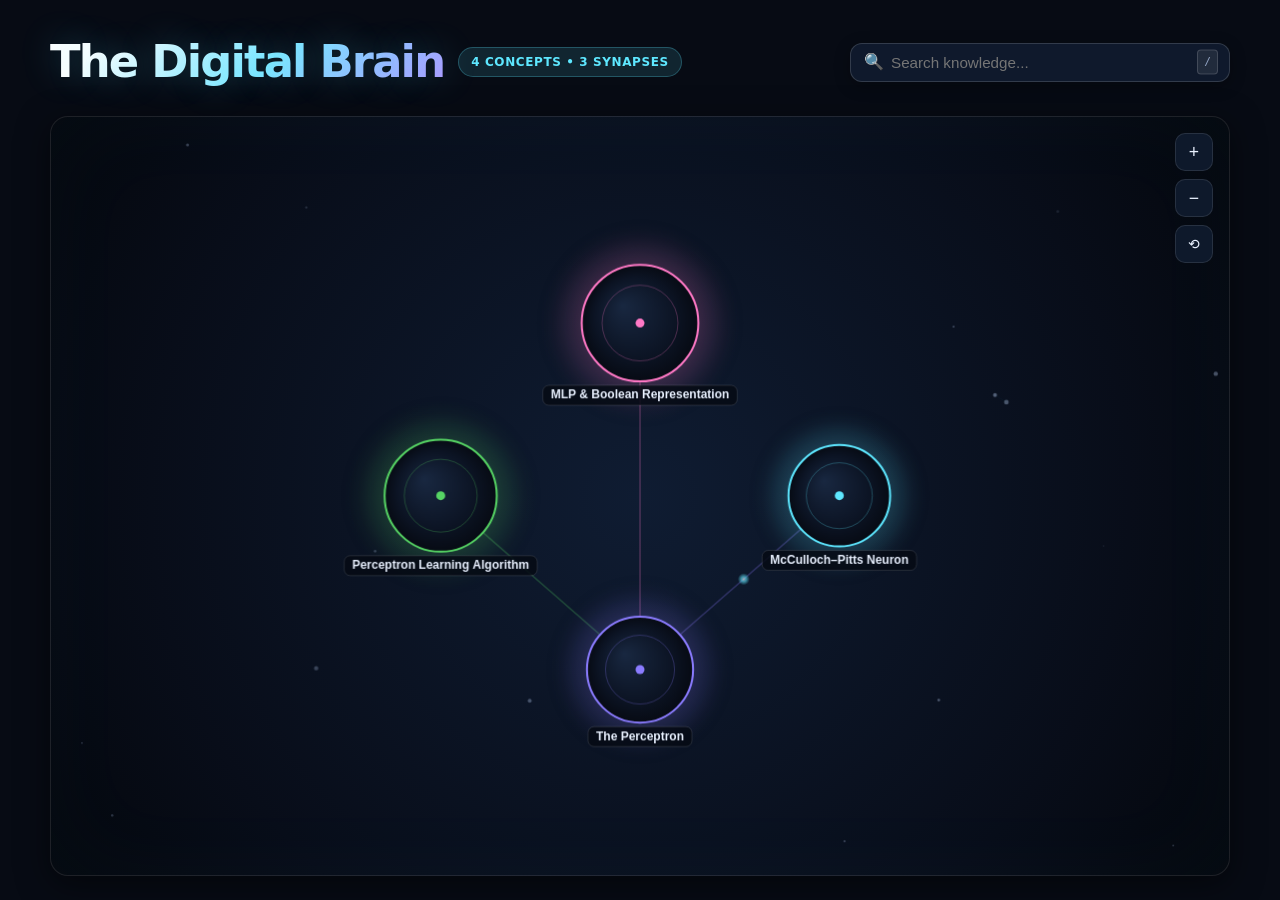
<file: index.html>
<!doctype html>
<html lang="en">
<head>
  <meta charset="utf-8">
  <meta name="viewport" content="width=device-width, initial-scale=1">
  <meta name="knowledge-id" content="brain-root">
  <meta name="title" content="The Digital Brain">
  <meta name="type" content="root">
  <meta name="tags" content="brain,index,graph">
  <title>The Digital Brain</title>
  <link rel="stylesheet" href="css/style.css">
</head>
<body>
  <main class="site">
    <!-- Clean Minimalist Header -->
    <header class="brain-header-bar">
      <div class="brain-brand">
        <h1 class="brain-heading">The Digital Brain</h1>
        <span class="brain-badge" id="graphStats">2 Nodes</span>
      </div>

      <!-- Live Search Feature -->
      <div class="search-wrapper">
        <span class="search-icon">🔍</span>
        <input type="search" id="brainSearch" class="search-input" placeholder="Search knowledge..." autocomplete="off" spellcheck="false">
        <kbd class="search-kbd">/</kbd>
        <div id="searchResults" class="search-dropdown"></div>
      </div>
    </header>

    <!-- Heavy Graphical & Interactive Canvas Stage -->
    <section class="graph-stage" id="graphContainer" aria-label="Interactive Digital Brain Knowledge Graph">
      <canvas id="graphCanvas" class="graph-canvas"></canvas>

      <!-- HUD Controls -->
      <div class="graph-hud">
        <button class="hud-btn" id="zoomInBtn" title="Zoom In">+</button>
        <button class="hud-btn" id="zoomOutBtn" title="Zoom Out">&minus;</button>
        <button class="hud-btn" id="resetViewBtn" title="Reset View" style="font-size: 0.85rem;">⟲</button>
      </div>

      <!-- Node Inspector Floating Glass Panel -->
      <div id="nodeInspector" class="node-inspector" role="dialog" aria-hidden="true">
        <div class="inspector-header">
          <span class="inspector-type" id="inspectorType">Concept</span>
          <button class="inspector-close" id="inspectorClose" title="Close details">&times;</button>
        </div>
        <h3 class="inspector-title" id="inspectorTitle">Node Title</h3>
        <p class="inspector-summary" id="inspectorSummary">Summary of the concept will appear here.</p>
        <div class="tags-bar" id="inspectorTags" style="margin: 0 0 14px;"></div>
        <a id="inspectorLink" href="#" class="inspector-link">
          <span>Open Concept</span>
          <span>&rarr;</span>
        </a>
      </div>
    </section>
  </main>

  <script>
    /* =========================================================================
       THE DIGITAL BRAIN — INTERACTIVE GRAPH ENGINE & ACQUIRED KNOWLEDGE NODES
       ========================================================================= */

    // Acquired Knowledge Graph Data (source of truth from SQLite & HTML pages)
    const BRAIN_GRAPH = {
      nodes: [
        {
          id: "concept-mcculloch-pitts-neuron",
          title: "McCulloch–Pitts Neuron",
          path: "pages/ai/mcculloch-pitts-neuron.html",
          type: "concept",
          category: "AI • Foundations",
          color: "#5ee7ff",
          summary: "The earliest mathematical model of an artificial neuron (1943): binary inputs, threshold θ, excitatory inputs, and absolute inhibitory priority.",
          tags: ["ai", "neural-networks", "history", "logic-gates", "foundations"],
          radius: 52
        },
        {
          id: "concept-perceptron",
          title: "The Perceptron",
          path: "pages/ai/perceptron.html",
          type: "concept",
          category: "AI • Models",
          color: "#8b7cff",
          summary: "Frank Rosenblatt (1958) model introducing learnable weights, threshold-absorbing bias (w0 = -θ), and linear decision boundaries.",
          tags: ["ai", "neural-networks", "perceptron", "learning", "linear-separability"],
          radius: 54
        },
        {
          id: "concept-perceptron-learning-algorithm",
          title: "Perceptron Learning Algorithm",
          path: "pages/ai/perceptron-learning-algorithm.html",
          type: "concept",
          category: "AI • Algorithms",
          color: "#56d364",
          summary: "Iterative weight update rule: w = w + x for positive mistakes, w = w - x for negative mistakes, with guaranteed finite convergence on linearly separable data.",
          tags: ["ai", "neural-networks", "perceptron", "learning-algorithm", "convergence"],
          radius: 56
        },
        {
          id: "concept-mlp-boolean-representation",
          title: "MLP & Boolean Representation",
          path: "pages/ai/multilayer-perceptron-boolean-functions.html",
          type: "concept",
          category: "AI • Architecture",
          color: "#ff79c6",
          summary: "How adding a hidden layer of pattern detectors enables MLPs to compute non-linearly separable functions like XOR and represent any Boolean function.",
          tags: ["ai", "neural-networks", "mlp", "boolean-functions", "xor"],
          radius: 58
        }
      ],
      edges: [
        {
          source: "concept-mcculloch-pitts-neuron",
          target: "concept-perceptron",
          relation: "extends",
          color: "rgba(139, 124, 255, 0.45)"
        },
        {
          source: "concept-perceptron",
          target: "concept-perceptron-learning-algorithm",
          relation: "extends",
          color: "rgba(86, 211, 100, 0.45)"
        },
        {
          source: "concept-perceptron",
          target: "concept-mlp-boolean-representation",
          relation: "extends",
          color: "rgba(255, 121, 198, 0.45)"
        }
      ]
    };

    // Canvas & Viewport Setup
    const container = document.getElementById("graphContainer");
    const canvas = document.getElementById("graphCanvas");
    const ctx = canvas.getContext("2d");

    const searchInput = document.getElementById("brainSearch");
    const searchResults = document.getElementById("searchResults");
    const graphStats = document.getElementById("graphStats");

    const inspector = document.getElementById("nodeInspector");
    const inspectorType = document.getElementById("inspectorType");
    const inspectorTitle = document.getElementById("inspectorTitle");
    const inspectorSummary = document.getElementById("inspectorSummary");
    const inspectorTags = document.getElementById("inspectorTags");
    const inspectorLink = document.getElementById("inspectorLink");
    const inspectorClose = document.getElementById("inspectorClose");

    // Camera Transform State
    let camera = { x: 0, y: 0, scale: 1 };
    let isPanning = false;
    let panStart = { x: 0, y: 0 };
    let draggedNode = null;
    let hoveredNode = null;
    let selectedNode = null;
    let searchQuery = "";

    // Synaptic photon pulses along edges
    const pulses = [
      { edgeIndex: 0, progress: 0.1, speed: 0.006 },
      { edgeIndex: 0, progress: 0.6, speed: 0.005 }
    ];

    // Background cosmic particle constellation
    const ambientParticles = [];
    const PARTICLE_COUNT = 45;

    function initAmbientParticles(w, h) {
      ambientParticles.length = 0;
      for (let i = 0; i < PARTICLE_COUNT; i++) {
        ambientParticles.push({
          x: (Math.random() - 0.5) * w * 1.5,
          y: (Math.random() - 0.5) * h * 1.5,
          vx: (Math.random() - 0.5) * 0.35,
          vy: (Math.random() - 0.5) * 0.35,
          radius: Math.random() * 1.8 + 0.6,
          alpha: Math.random() * 0.4 + 0.15
        });
      }
    }

    // Node Physics Positioning State
    const nodes = BRAIN_GRAPH.nodes.map((n, i) => {
      const angle = (i / BRAIN_GRAPH.nodes.length) * Math.PI * 2;
      const dist = 140;
      return {
        ...n,
        x: Math.cos(angle) * dist,
        y: Math.sin(angle) * dist,
        vx: 0,
        vy: 0,
        fx: 0,
        fy: 0,
        pulsePhase: Math.random() * Math.PI * 2
      };
    });

    const edges = BRAIN_GRAPH.edges.map(e => ({
      ...e,
      sourceNode: nodes.find(n => n.id === e.source),
      targetNode: nodes.find(n => n.id === e.target)
    }));

    function resizeCanvas() {
      const rect = container.getBoundingClientRect();
      const dpr = window.devicePixelRatio || 1;
      canvas.width = rect.width * dpr;
      canvas.height = rect.height * dpr;
      ctx.setTransform(1, 0, 0, 1, 0, 0);
      ctx.scale(dpr, dpr);
      if (ambientParticles.length === 0) {
        initAmbientParticles(rect.width, rect.height);
      }
    }

    window.addEventListener("resize", resizeCanvas);
    resizeCanvas();

    // Stats Display
    if (graphStats) {
      const cStr = `${nodes.length} Concept${nodes.length === 1 ? '' : 's'}`;
      const eStr = edges.length > 0 ? ` • ${edges.length} Synapse${edges.length === 1 ? '' : 's'}` : '';
      graphStats.textContent = cStr + eStr;
    }

    // Force-directed Physics Step
    function stepPhysics() {
      const repulsion = 45000;
      const springLength = 220;
      const springK = 0.008;
      const centerGravity = 0.0025;
      const damping = 0.88;

      // 1. Repulsion between all nodes
      for (let i = 0; i < nodes.length; i++) {
        for (let j = i + 1; j < nodes.length; j++) {
          const a = nodes[i];
          const b = nodes[j];
          const dx = b.x - a.x;
          const dy = b.y - a.y;
          const distSq = dx * dx + dy * dy + 100;
          const dist = Math.sqrt(distSq);
          const force = repulsion / distSq;
          const fx = (dx / dist) * force;
          const fy = (dy / dist) * force;

          if (a !== draggedNode) { a.vx -= fx; a.vy -= fy; }
          if (b !== draggedNode) { b.vx += fx; b.vy += fy; }
        }
      }

      // 2. Spring force along edges
      for (const edge of edges) {
        if (!edge.sourceNode || !edge.targetNode) continue;
        const a = edge.sourceNode;
        const b = edge.targetNode;
        const dx = b.x - a.x;
        const dy = b.y - a.y;
        const dist = Math.hypot(dx, dy) || 1;
        const displacement = dist - springLength;
        const force = displacement * springK;
        const fx = (dx / dist) * force;
        const fy = (dy / dist) * force;

        if (a !== draggedNode) { a.vx += fx; a.vy += fy; }
        if (b !== draggedNode) { b.vx -= fx; b.vy -= fy; }
      }

      // 3. Center gravity & Velocity update
      for (const n of nodes) {
        if (n === draggedNode) continue;
        n.vx -= n.x * centerGravity;
        n.vy -= n.y * centerGravity;

        n.vx *= damping;
        n.vy *= damping;

        n.x += n.vx;
        n.y += n.vy;
      }

      // 4. Ambient particles update
      const rect = container.getBoundingClientRect();
      const boundX = rect.width * 0.9;
      const boundY = rect.height * 0.9;
      for (const p of ambientParticles) {
        p.x += p.vx;
        p.y += p.vy;
        if (p.x < -boundX) p.x = boundX;
        if (p.x > boundX) p.x = -boundX;
        if (p.y < -boundY) p.y = boundY;
        if (p.y > boundY) p.y = -boundY;
      }

      // 5. Synapse Pulses
      for (const pulse of pulses) {
        pulse.progress += pulse.speed;
        if (pulse.progress > 1) pulse.progress = 0;
      }
    }

    // Main Render Loop
    function render(timestamp) {
      stepPhysics();

      const rect = container.getBoundingClientRect();
      const width = rect.width;
      const height = rect.height;

      ctx.clearRect(0, 0, width, height);

      ctx.save();
      // Apply Camera Center & Transform
      ctx.translate(width / 2 + camera.x, height / 2 + camera.y);
      ctx.scale(camera.scale, camera.scale);

      // --- Draw Ambient Starfield & Neural Filaments ---
      ctx.fillStyle = "rgba(94, 231, 255, 0.6)";
      for (let i = 0; i < ambientParticles.length; i++) {
        const p = ambientParticles[i];
        ctx.beginPath();
        ctx.arc(p.x, p.y, p.radius, 0, Math.PI * 2);
        ctx.fillStyle = `rgba(146, 164, 195, ${p.alpha})`;
        ctx.fill();

        // Connect nearby ambient particles
        for (let j = i + 1; j < ambientParticles.length; j++) {
          const p2 = ambientParticles[j];
          const d = Math.hypot(p2.x - p.x, p2.y - p.y);
          if (d < 95) {
            ctx.strokeStyle = `rgba(94, 231, 255, ${0.08 * (1 - d / 95)})`;
            ctx.lineWidth = 0.6;
            ctx.beginPath();
            ctx.moveTo(p.x, p.y);
            ctx.lineTo(p2.x, p2.y);
            ctx.stroke();
          }
        }
      }

      // --- Draw Synaptic Edges ---
      const activeNode = selectedNode || hoveredNode;

      for (let i = 0; i < edges.length; i++) {
        const e = edges[i];
        if (!e.sourceNode || !e.targetNode) continue;
        const a = e.sourceNode;
        const b = e.targetNode;

        const isConnected = activeNode && (activeNode === a || activeNode === b);

        ctx.save();

        if (isConnected) {
          // Dynamic Glowing Energy Beam for Selected/Active Node Connection
          const accentColor = activeNode.color || "#5ee7ff";
          const glowIntensity = 16 + Math.sin(timestamp * 0.007) * 8;

          // 1. Broad Neon Diffused Glow
          ctx.strokeStyle = accentColor;
          ctx.lineWidth = 6;
          ctx.globalAlpha = 0.35 + Math.sin(timestamp * 0.008) * 0.15;
          ctx.beginPath();
          ctx.moveTo(a.x, a.y);
          ctx.lineTo(b.x, b.y);
          ctx.stroke();

          // 2. Focused Core Laser Beam
          ctx.globalAlpha = 0.95;
          ctx.lineWidth = 2.8;
          ctx.strokeStyle = accentColor;
          ctx.shadowColor = accentColor;
          ctx.shadowBlur = glowIntensity;
          ctx.beginPath();
          ctx.moveTo(a.x, a.y);
          ctx.lineTo(b.x, b.y);
          ctx.stroke();

          // 3. Fast Animated Flowing Energy Stream (Animated dashes traveling along connection)
          ctx.shadowBlur = 0;
          ctx.lineWidth = 2.2;
          ctx.strokeStyle = "#ffffff";
          ctx.setLineDash([12, 10]);
          const flowDirection = (activeNode === a) ? 1 : -1;
          ctx.lineDashOffset = -timestamp * 0.045 * flowDirection;
          ctx.globalAlpha = 0.9;
          ctx.beginPath();
          ctx.moveTo(a.x, a.y);
          ctx.lineTo(b.x, b.y);
          ctx.stroke();
          ctx.setLineDash([]);

          // 4. High-frequency Synaptic Photons shooting along active synapse
          const photonCount = 3;
          for (let p = 0; p < photonCount; p++) {
            const prog = ((timestamp * 0.0009 + p / photonCount) % 1);
            const t = (activeNode === a) ? prog : (1 - prog);
            const px = a.x + (b.x - a.x) * t;
            const py = a.y + (b.y - a.y) * t;

            const pGlow = ctx.createRadialGradient(px, py, 0, px, py, 10);
            pGlow.addColorStop(0, "#ffffff");
            pGlow.addColorStop(0.35, accentColor);
            pGlow.addColorStop(1, "rgba(255, 255, 255, 0)");

            ctx.fillStyle = pGlow;
            ctx.beginPath();
            ctx.arc(px, py, 10, 0, Math.PI * 2);
            ctx.fill();
          }
        } else {
          // Standard / Ambient Edge (gracefully dimmed when a node is selected)
          ctx.globalAlpha = activeNode ? 0.20 : 0.60;
          ctx.strokeStyle = e.color || "rgba(94, 231, 255, 0.35)";
          ctx.lineWidth = 1.5;
          ctx.beginPath();
          ctx.moveTo(a.x, a.y);
          ctx.lineTo(b.x, b.y);
          ctx.stroke();

          // Gentle ambient photon pulse
          const prog = ((timestamp * 0.00035 + i * 0.33) % 1);
          const px = a.x + (b.x - a.x) * prog;
          const py = a.y + (b.y - a.y) * prog;
          const pGlow = ctx.createRadialGradient(px, py, 0, px, py, 6);
          pGlow.addColorStop(0, "#ffffff");
          pGlow.addColorStop(0.4, "#5ee7ff");
          pGlow.addColorStop(1, "rgba(94, 231, 255, 0)");
          ctx.fillStyle = pGlow;
          ctx.beginPath();
          ctx.arc(px, py, 6, 0, Math.PI * 2);
          ctx.fill();
        }

        ctx.restore();
      }

      // --- Draw Acquired Knowledge Nodes ---
      const time = timestamp * 0.002;

      for (const node of nodes) {
        const isHovered = (hoveredNode === node);
        const isSelected = (selectedNode === node);
        const matchesSearch = isNodeMatching(node, searchQuery);

        // Opacity based on search filter
        let alpha = searchQuery ? (matchesSearch ? 1 : 0.18) : 1;
        ctx.globalAlpha = alpha;

        const pulseScale = 1 + Math.sin(time + node.pulsePhase) * 0.035;
        const r = node.radius * (isHovered ? 1.15 : 1) * pulseScale;

        // 1. Outer Radial Glow Aura
        const aura = ctx.createRadialGradient(node.x, node.y, r * 0.5, node.x, node.y, r * 1.8);
        aura.addColorStop(0, node.color + "55");
        aura.addColorStop(0.6, node.color + "18");
        aura.addColorStop(1, "transparent");
        ctx.fillStyle = aura;
        ctx.beginPath();
        ctx.arc(node.x, node.y, r * 1.8, 0, Math.PI * 2);
        ctx.fill();

        // 2. Node Body Core (Dark sleek surface with subtle gradient)
        const bodyGrad = ctx.createRadialGradient(node.x - r * 0.3, node.y - r * 0.3, 0, node.x, node.y, r);
        bodyGrad.addColorStop(0, "#192841");
        bodyGrad.addColorStop(0.7, "#0c1424");
        bodyGrad.addColorStop(1, "#070b14");
        ctx.fillStyle = bodyGrad;
        ctx.beginPath();
        ctx.arc(node.x, node.y, r, 0, Math.PI * 2);
        ctx.fill();

        // 3. Node Outer Rim Ring
        ctx.strokeStyle = isHovered || isSelected ? "#ffffff" : node.color;
        ctx.lineWidth = isHovered || isSelected ? 3.5 : 2;
        ctx.stroke();

        // 4. Inner Orbit Ring / Constellation Glyph
        ctx.strokeStyle = node.color + "44";
        ctx.lineWidth = 1;
        ctx.beginPath();
        ctx.arc(node.x, node.y, r * 0.65, 0, Math.PI * 2);
        ctx.stroke();

        // Central Core Bead
        ctx.fillStyle = node.color;
        ctx.beginPath();
        ctx.arc(node.x, node.y, 4.5, 0, Math.PI * 2);
        ctx.fill();

        // 5. Crisp Text Label with Frosted Backdrop Pill
        const labelText = node.title;
        ctx.font = isHovered ? "bold 13px Inter, sans-serif" : "600 12px Inter, sans-serif";
        const textMetrics = ctx.measureText(labelText);
        const textW = textMetrics.width;
        const textH = 20;
        const pillY = node.y + r + 14;

        // Label Pill Background
        ctx.fillStyle = "rgba(7, 11, 20, 0.85)";
        ctx.strokeStyle = isHovered ? node.color : "rgba(255, 255, 255, 0.12)";
        ctx.lineWidth = 1;

        roundRect(ctx, node.x - textW / 2 - 8, pillY - textH / 2, textW + 16, textH, 6);
        ctx.fill();
        ctx.stroke();

        // Label Text
        ctx.fillStyle = isHovered ? "#ffffff" : "#e9f1ff";
        ctx.textAlign = "center";
        ctx.textBaseline = "middle";
        ctx.fillText(labelText, node.x, pillY);

        ctx.globalAlpha = 1;
      }

      ctx.restore();
      requestAnimationFrame(render);
    }

    // Helper: Rounded Rectangle
    function roundRect(c, x, y, w, h, r) {
      c.beginPath();
      c.moveTo(x + r, y);
      c.arcTo(x + w, y, x + w, y + h, r);
      c.arcTo(x + w, y + h, x, y + h, r);
      c.arcTo(x, y + h, x, y, r);
      c.arcTo(x, y, x + w, y, r);
      c.closePath();
    }

    // Search Matching Logic
    function isNodeMatching(node, query) {
      if (!query) return true;
      const q = query.toLowerCase();
      return (
        node.title.toLowerCase().includes(q) ||
        node.summary.toLowerCase().includes(q) ||
        node.category.toLowerCase().includes(q) ||
        node.tags.some(t => t.toLowerCase().includes(q))
      );
    }

    // Coordinate Translation
    function screenToWorld(clientX, clientY) {
      const rect = canvas.getBoundingClientRect();
      const screenX = clientX - rect.left;
      const screenY = clientY - rect.top;
      const worldX = (screenX - rect.width / 2 - camera.x) / camera.scale;
      const worldY = (screenY - rect.height / 2 - camera.y) / camera.scale;
      return { x: worldX, y: worldY };
    }

    function getNodeAt(worldX, worldY) {
      for (let i = nodes.length - 1; i >= 0; i--) {
        const n = nodes[i];
        const dist = Math.hypot(worldX - n.x, worldY - n.y);
        if (dist <= n.radius + 8) return n;
      }
      return null;
    }

    // Interactive Node Inspector
    function showInspector(node) {
      if (!node) {
        inspector.classList.remove("visible");
        inspector.setAttribute("aria-hidden", "true");
        selectedNode = null;
        return;
      }
      selectedNode = node;
      inspectorType.textContent = node.category || "Concept";
      inspectorTitle.textContent = node.title;
      inspectorSummary.textContent = node.summary;
      inspectorLink.href = node.path;

      inspectorTags.innerHTML = "";
      for (const tag of node.tags) {
        const pill = document.createElement("span");
        pill.className = "tag-pill";
        pill.textContent = tag;
        inspectorTags.appendChild(pill);
      }

      inspector.classList.add("visible");
      inspector.setAttribute("aria-hidden", "false");
    }

    inspectorClose.addEventListener("click", () => showInspector(null));

    // Mouse & Pointer Interactions
    let mouseDownPos = { x: 0, y: 0 };

    canvas.addEventListener("mousedown", (e) => {
      mouseDownPos = { x: e.clientX, y: e.clientY };
      const pos = screenToWorld(e.clientX, e.clientY);
      const hit = getNodeAt(pos.x, pos.y);

      if (hit) {
        draggedNode = hit;
      } else {
        isPanning = true;
        panStart = { x: e.clientX - camera.x, y: e.clientY - camera.y };
      }
    });

    window.addEventListener("mousemove", (e) => {
      const pos = screenToWorld(e.clientX, e.clientY);

      if (draggedNode) {
        draggedNode.x = pos.x;
        draggedNode.y = pos.y;
        draggedNode.vx = 0;
        draggedNode.vy = 0;
        return;
      }

      if (isPanning) {
        camera.x = e.clientX - panStart.x;
        camera.y = e.clientY - panStart.y;
        return;
      }

      const hit = getNodeAt(pos.x, pos.y);
      if (hit !== hoveredNode) {
        hoveredNode = hit;
        canvas.style.cursor = hit ? "pointer" : "grab";
        if (hit && !selectedNode) {
          showInspector(hit);
        }
      }
    });

    window.addEventListener("mouseup", (e) => {
      const pos = screenToWorld(e.clientX, e.clientY);
      const distMoved = Math.hypot(e.clientX - mouseDownPos.x, e.clientY - mouseDownPos.y);

      if (distMoved < 6) {
        // Clear click
        const hit = getNodeAt(pos.x, pos.y);
        if (hit) {
          selectedNode = hit;
          showInspector(hit);
        } else {
          selectedNode = null;
          showInspector(null);
        }
      }

      draggedNode = null;
      isPanning = false;
    });

    // Double Click to Directly Open Page
    canvas.addEventListener("dblclick", (e) => {
      const pos = screenToWorld(e.clientX, e.clientY);
      const hit = getNodeAt(pos.x, pos.y);
      if (hit && hit.path) {
        window.location.href = hit.path;
      }
    });

    // Touch Support
    let lastTouch = null;
    canvas.addEventListener("touchstart", (e) => {
      if (e.touches.length === 1) {
        const t = e.touches[0];
        const pos = screenToWorld(t.clientX, t.clientY);
        const hit = getNodeAt(pos.x, pos.y);
        if (hit) {
          draggedNode = hit;
          showInspector(hit);
        } else {
          isPanning = true;
          panStart = { x: t.clientX - camera.x, y: t.clientY - camera.y };
        }
      }
    }, { passive: false });

    canvas.addEventListener("touchmove", (e) => {
      if (e.touches.length === 1) {
        const t = e.touches[0];
        const pos = screenToWorld(t.clientX, t.clientY);
        if (draggedNode) {
          draggedNode.x = pos.x;
          draggedNode.y = pos.y;
          e.preventDefault();
        } else if (isPanning) {
          camera.x = t.clientX - panStart.x;
          camera.y = t.clientY - panStart.y;
          e.preventDefault();
        }
      }
    }, { passive: false });

    canvas.addEventListener("touchend", () => {
      draggedNode = null;
      isPanning = false;
    });

    // Smooth Mouse Wheel Zoom
    canvas.addEventListener("wheel", (e) => {
      e.preventDefault();
      const zoomFactor = e.deltaY < 0 ? 1.12 : 0.89;
      const newScale = Math.min(Math.max(camera.scale * zoomFactor, 0.4), 3.0);

      const rect = canvas.getBoundingClientRect();
      const mouseX = e.clientX - rect.left - rect.width / 2;
      const mouseY = e.clientY - rect.top - rect.height / 2;

      camera.x -= mouseX * (newScale / camera.scale - 1);
      camera.y -= mouseY * (newScale / camera.scale - 1);
      camera.scale = newScale;
    }, { passive: false });

    // HUD Zoom Buttons
    document.getElementById("zoomInBtn").addEventListener("click", () => {
      camera.scale = Math.min(camera.scale * 1.25, 3.0);
    });

    document.getElementById("zoomOutBtn").addEventListener("click", () => {
      camera.scale = Math.max(camera.scale * 0.8, 0.4);
    });

    document.getElementById("resetViewBtn").addEventListener("click", () => {
      camera.x = 0;
      camera.y = 0;
      camera.scale = 1;
    });

    // Live Search Feature
    function updateSearch(q) {
      searchQuery = q.trim();
      if (!searchQuery) {
        searchResults.classList.remove("active");
        searchResults.innerHTML = "";
        return;
      }

      const matches = nodes.filter(n => isNodeMatching(n, searchQuery));

      if (matches.length > 0) {
        searchResults.innerHTML = "";
        for (const m of matches) {
          const item = document.createElement("a");
          item.className = "search-result-item";
          item.href = m.path;
          item.innerHTML = `
            <div class="search-result-title">${m.title}</div>
            <div class="search-result-summary">${m.summary}</div>
          `;
          item.addEventListener("mouseenter", () => {
            showInspector(m);
            focusNode(m);
          });
          searchResults.appendChild(item);
        }
        searchResults.classList.add("active");
      } else {
        searchResults.innerHTML = `
          <div style="padding: 14px; color: var(--muted); font-size: 0.85rem; text-align: center;">
            No matching concepts found
          </div>
        `;
        searchResults.classList.add("active");
      }
    }

    function focusNode(node) {
      camera.x = -node.x * camera.scale;
      camera.y = -node.y * camera.scale;
    }

    searchInput.addEventListener("input", (e) => updateSearch(e.target.value));

    // Keyboard Shortcuts: '/' to search, 'Escape' to close
    window.addEventListener("keydown", (e) => {
      if (e.key === "/" && document.activeElement !== searchInput) {
        e.preventDefault();
        searchInput.focus();
        searchInput.select();
      } else if (e.key === "Escape") {
        searchResults.classList.remove("active");
        searchInput.blur();
        showInspector(null);
      } else if (e.key === "Enter" && document.activeElement === searchInput) {
        const matches = nodes.filter(n => isNodeMatching(n, searchQuery));
        if (matches.length > 0) {
          window.location.href = matches[0].path;
        }
      }
    });

    // Close search dropdown on click outside
    document.addEventListener("click", (e) => {
      if (!e.target.closest(".search-wrapper")) {
        searchResults.classList.remove("active");
      }
    });

    // Start Animation Loop
    requestAnimationFrame(render);
  </script>
</body>
</html>
</file>
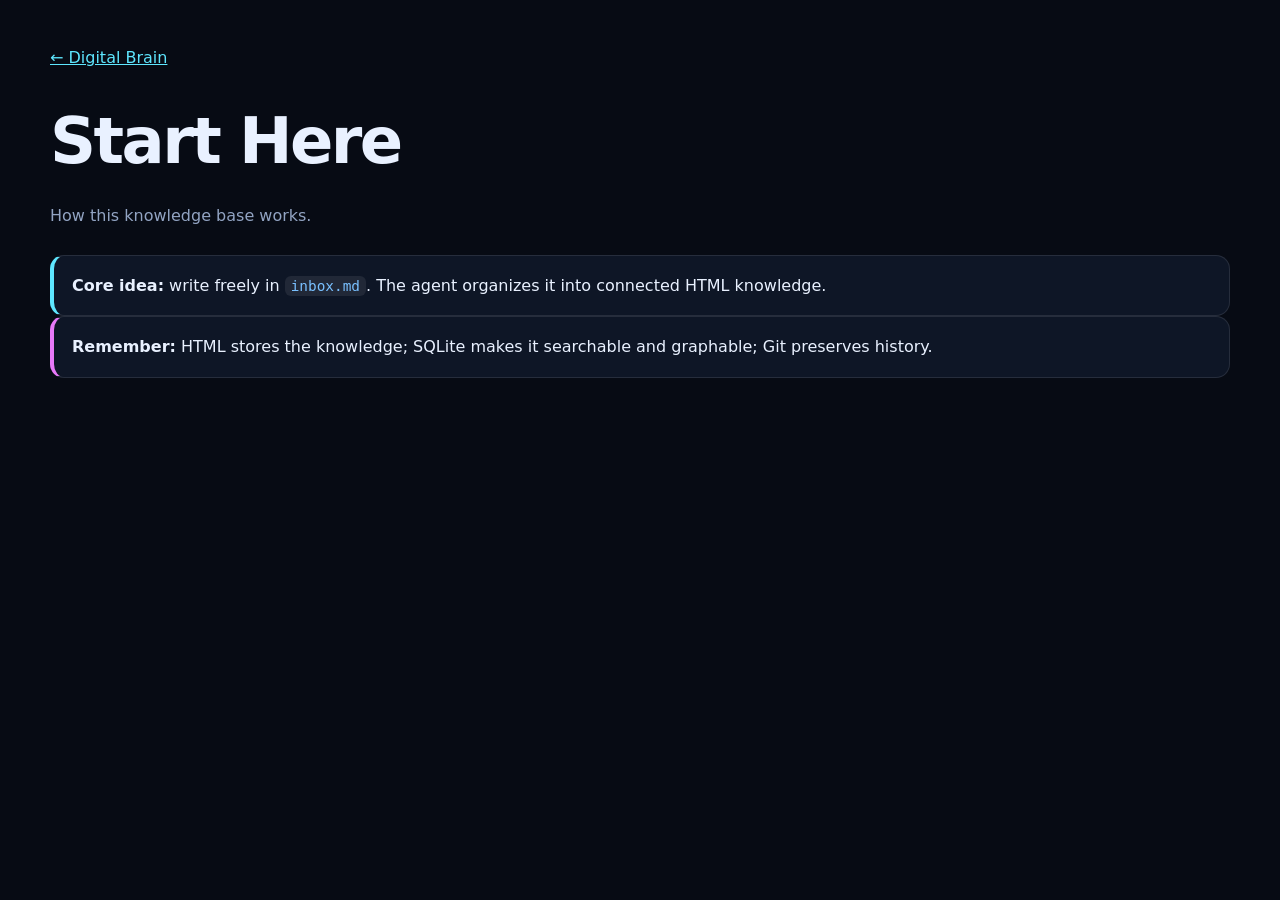
<file: pages/start-here.html>
<!doctype html>
<html lang="en">
<head>
  <meta charset="utf-8">
  <meta name="viewport" content="width=device-width, initial-scale=1">
  <meta name="knowledge-id" content="concept-start-here">
  <meta name="title" content="Start Here">
  <meta name="type" content="concept">
  <meta name="parent" content="brain-root">
  <meta name="tags" content="meta,start">
  <title>Start Here — Akhil's Digital Brain</title>
  <link rel="stylesheet" href="../css/style.css">
</head>
<body>
  <main class="site">
    <header class="site-header">
      <p><a href="../index.html">← Digital Brain</a></p>
      <h1 class="site-title">Start Here</h1>
      <p class="site-subtitle">How this knowledge base works.</p>
    </header>

    <section class="note-definition">
      <strong>Core idea:</strong> write freely in <code>inbox.md</code>. The agent organizes it into connected HTML knowledge.
    </section>

    <section class="note-takeaway">
      <strong>Remember:</strong> HTML stores the knowledge; SQLite makes it searchable and graphable; Git preserves history.
    </section>
  </main>
</body>
</html>
</file>
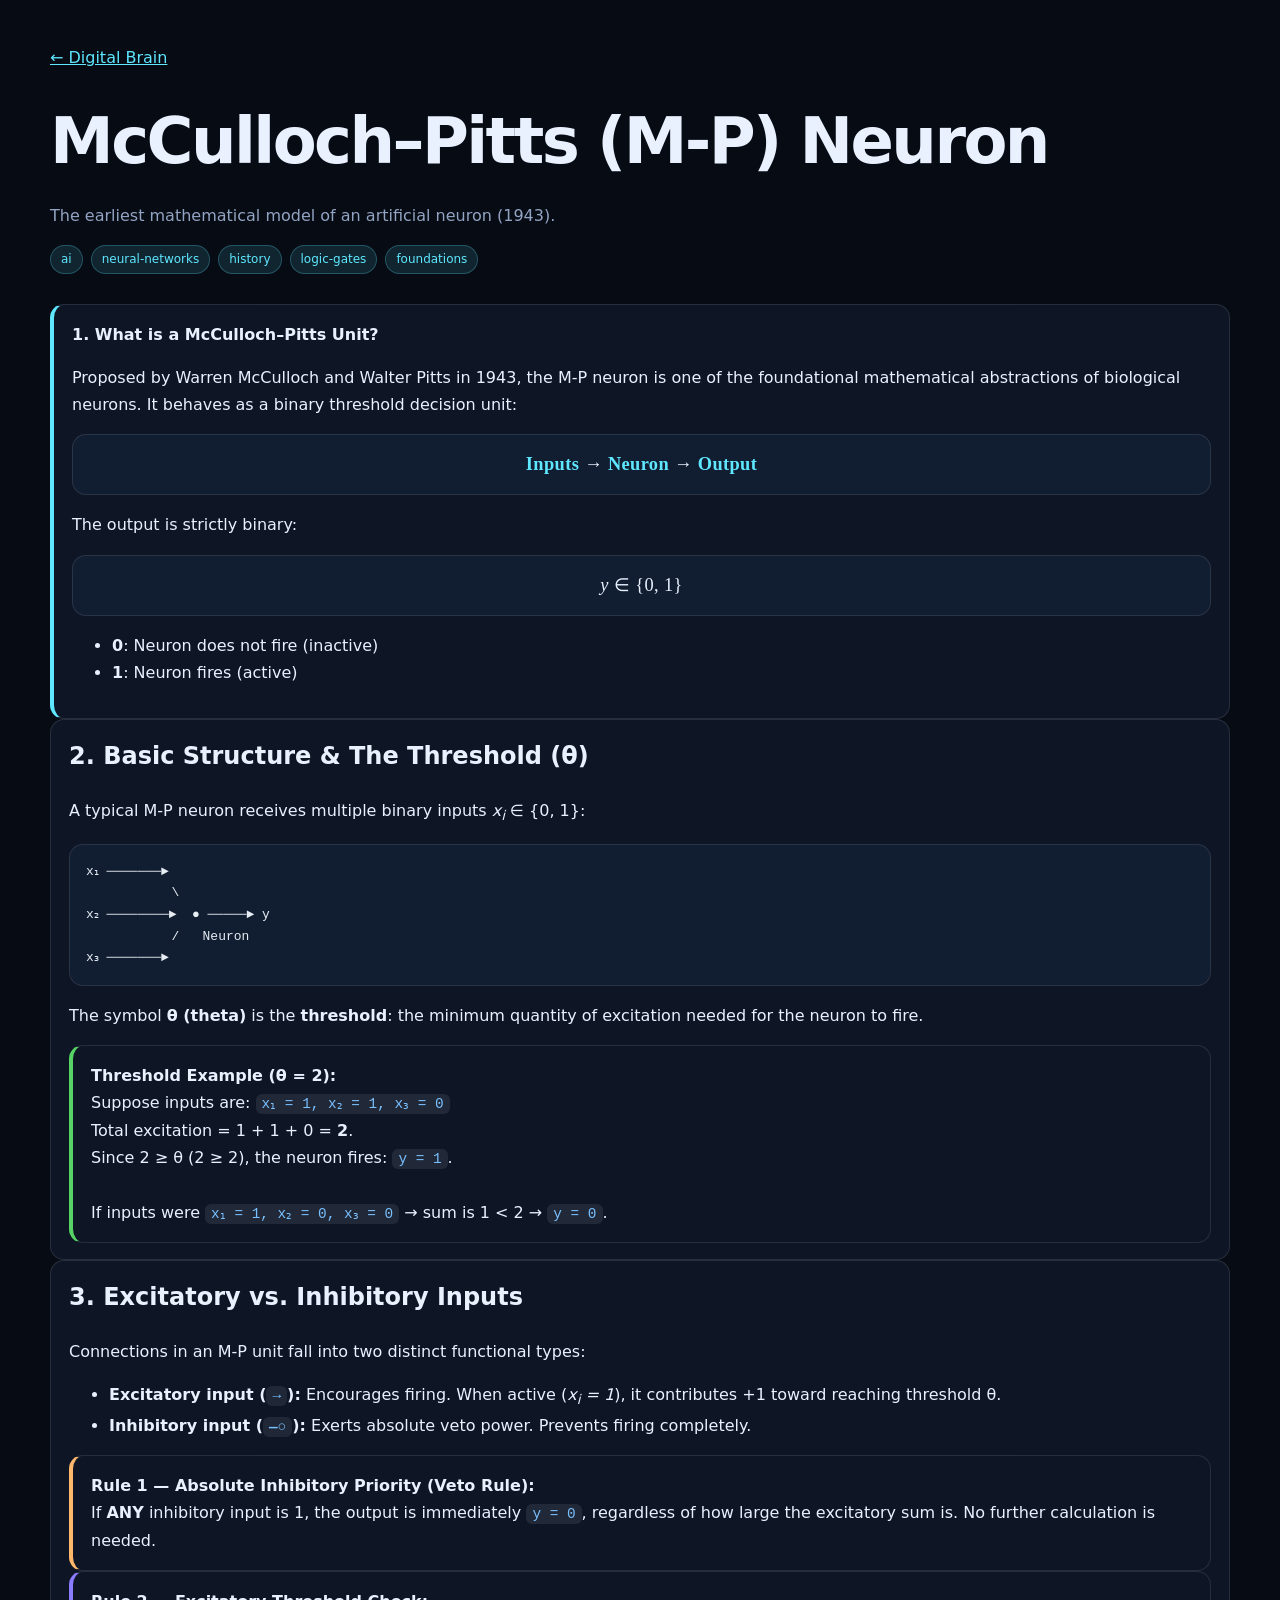
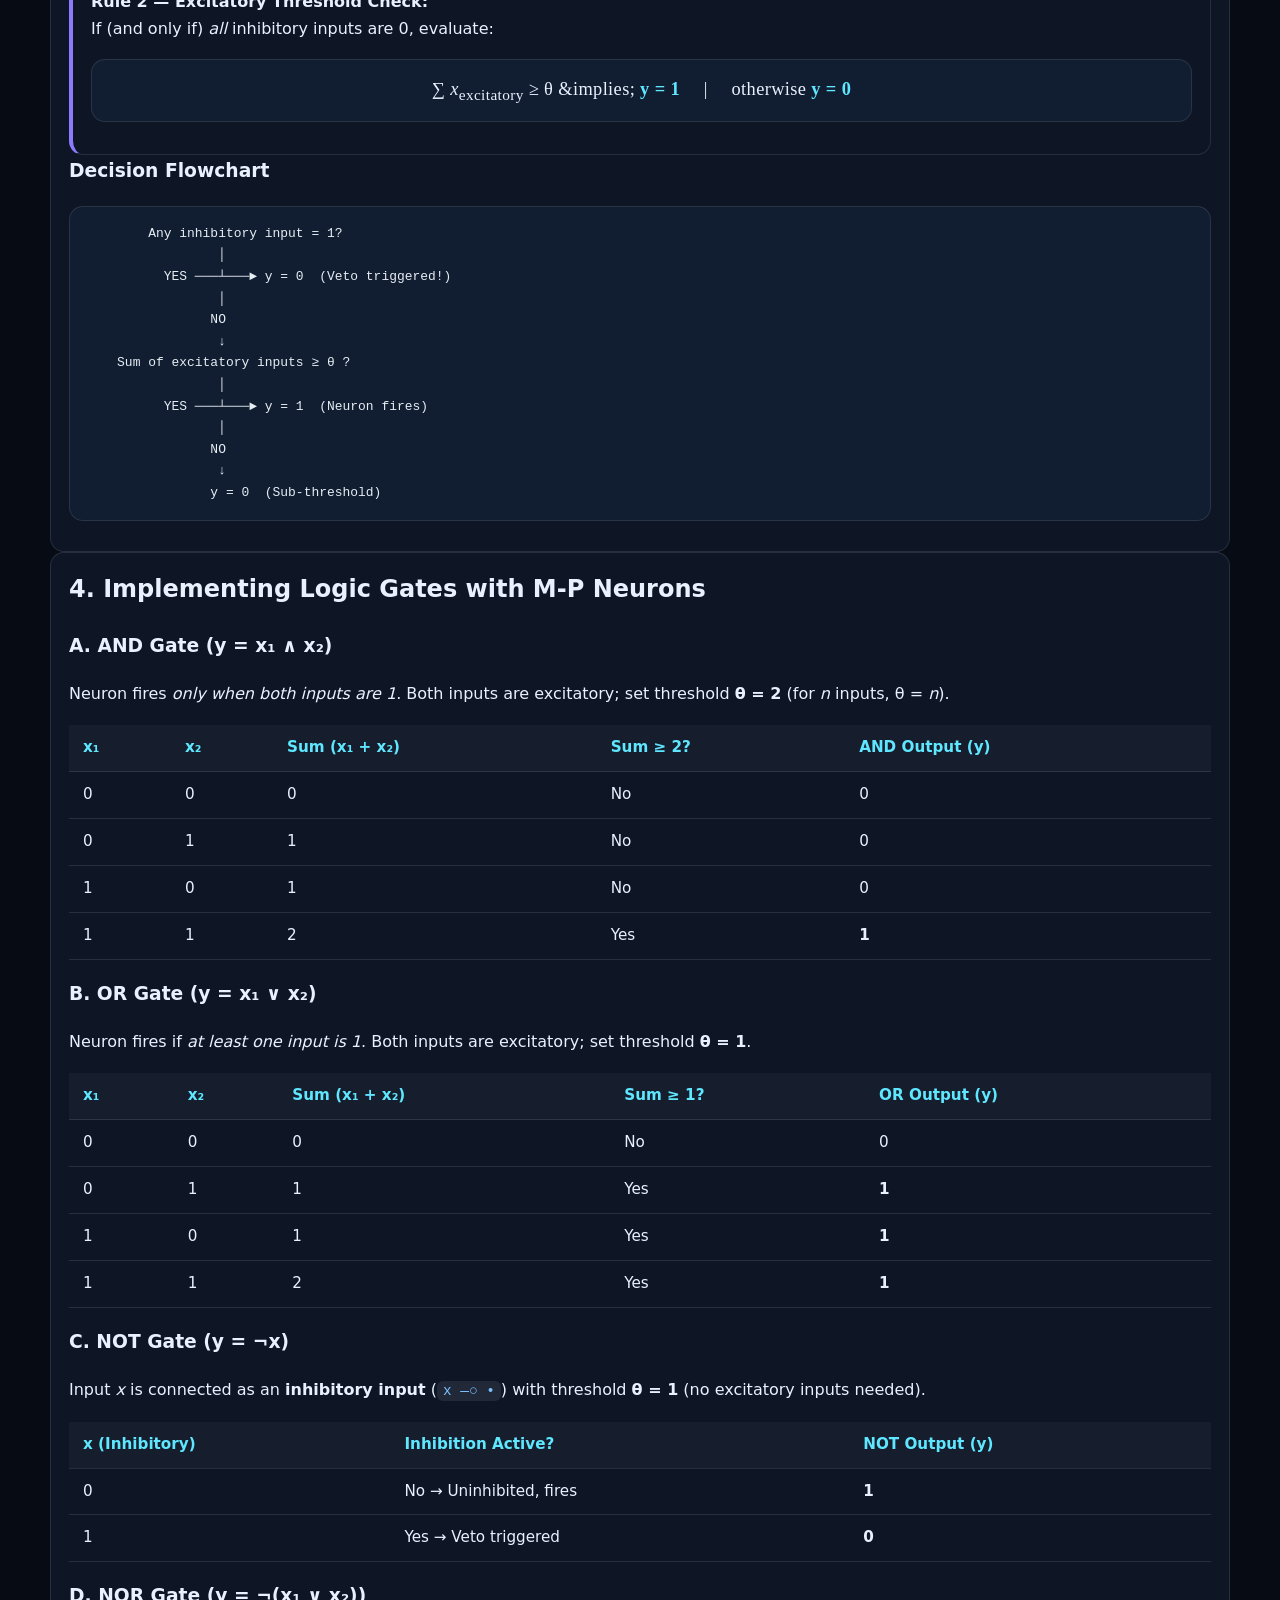
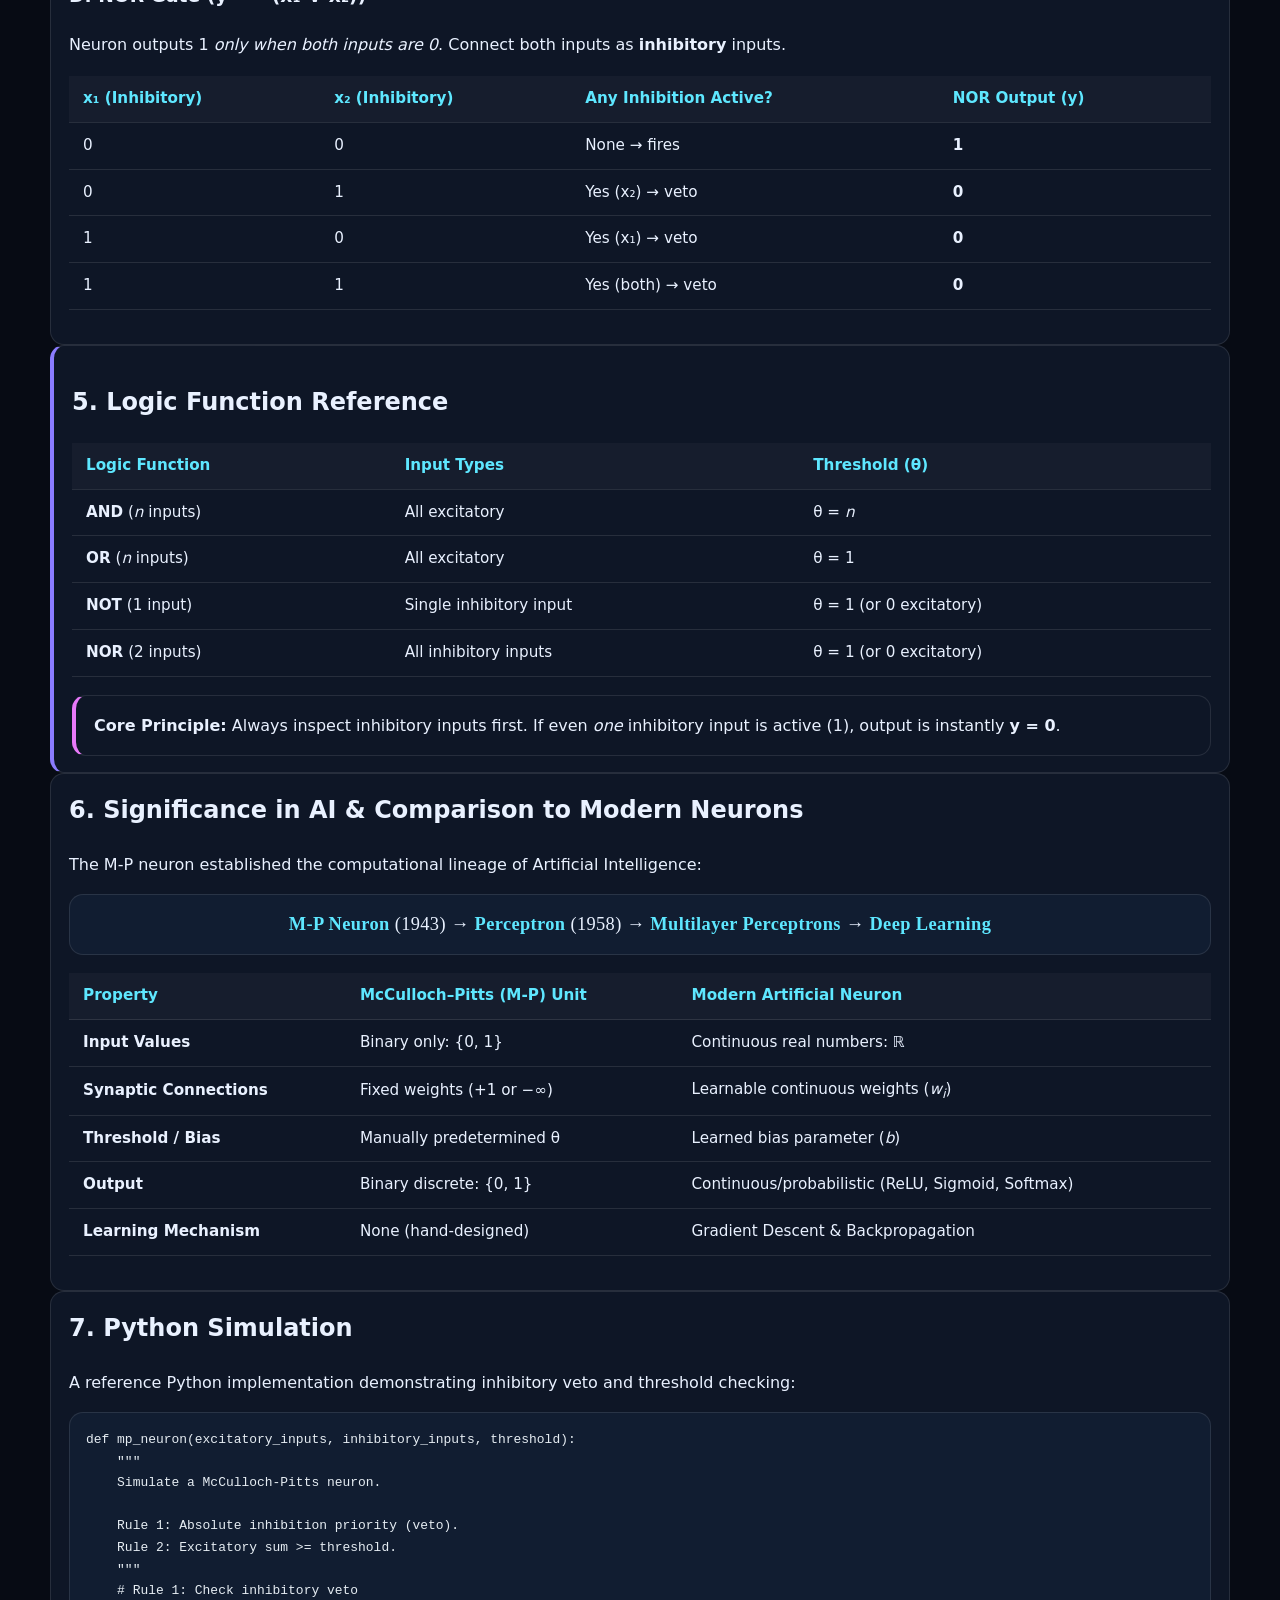
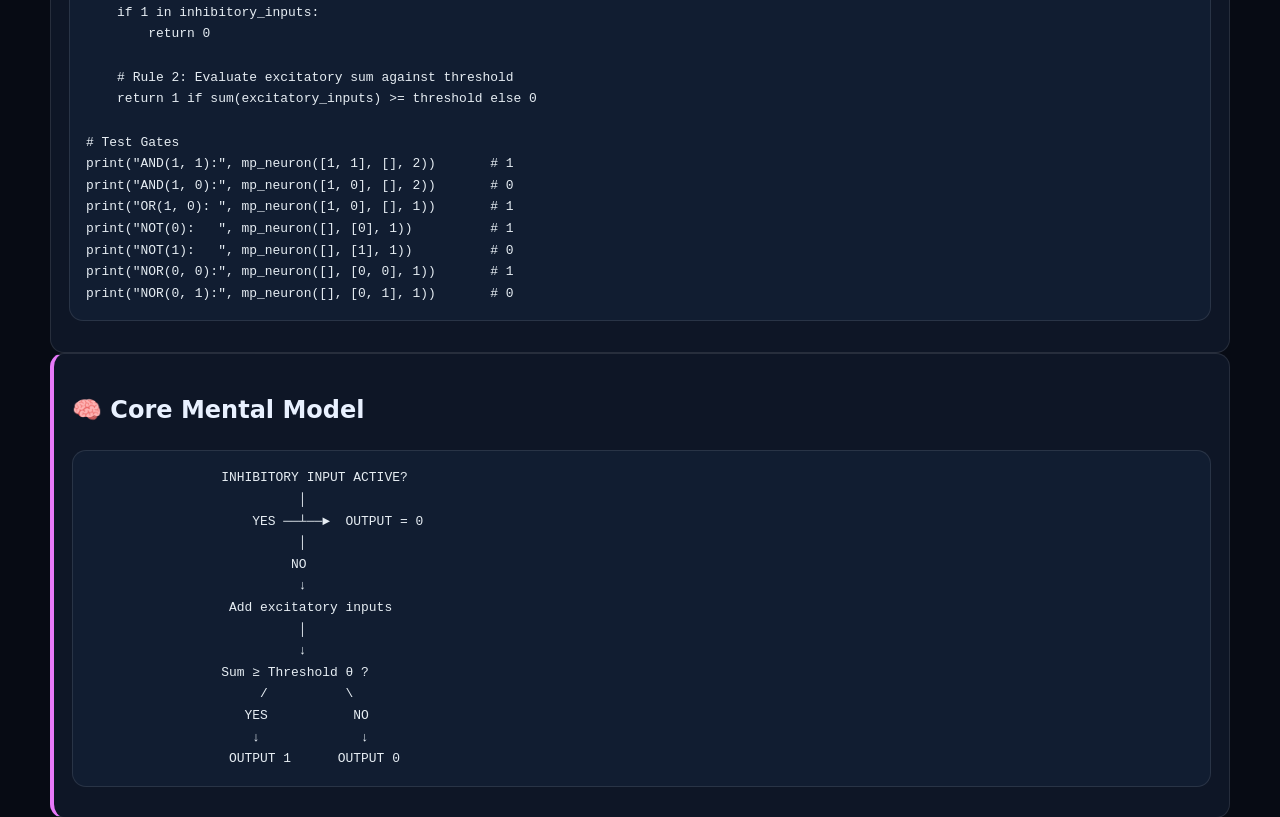
<file: pages/ai/mcculloch-pitts-neuron.html>
<!doctype html>
<html lang="en">
<head>
  <meta charset="utf-8">
  <meta name="viewport" content="width=device-width, initial-scale=1">
  <meta name="knowledge-id" content="concept-mcculloch-pitts-neuron">
  <meta name="title" content="McCulloch–Pitts Neuron">
  <meta name="type" content="concept">
  <meta name="parent" content="topic-ai">
  <meta name="tags" content="ai,neural-networks,history,logic-gates,foundations">
  <title>McCulloch–Pitts Neuron — Akhil's Digital Brain</title>
  <link rel="stylesheet" href="../../css/style.css">
</head>
<body>
  <main class="site">
    <header class="site-header">
      <p><a href="../../index.html">← Digital Brain</a></p>
      <h1 class="site-title">McCulloch–Pitts (M-P) Neuron</h1>
      <p class="site-subtitle">The earliest mathematical model of an artificial neuron (1943).</p>
      <div class="tags-bar">
        <span class="tag-pill">ai</span>
        <span class="tag-pill">neural-networks</span>
        <span class="tag-pill">history</span>
        <span class="tag-pill">logic-gates</span>
        <span class="tag-pill">foundations</span>
      </div>
    </header>

    <!-- Section 1: Definition -->
    <section class="note-definition">
      <strong>1. What is a McCulloch–Pitts Unit?</strong>
      <p>Proposed by Warren McCulloch and Walter Pitts in 1943, the M-P neuron is one of the foundational mathematical abstractions of biological neurons. It behaves as a binary threshold decision unit:</p>
      <div class="math-display">
        <strong>Inputs</strong> &rarr; <strong>Neuron</strong> &rarr; <strong>Output</strong>
      </div>
      <p>The output is strictly binary:</p>
      <div class="math-display">
        <em>y</em> &isin; {0, 1}
      </div>
      <ul>
        <li><strong>0</strong>: Neuron does not fire (inactive)</li>
        <li><strong>1</strong>: Neuron fires (active)</li>
      </ul>
    </section>

    <!-- Section 2 & 3: Structure & Threshold -->
    <section class="panel">
      <h2>2. Basic Structure &amp; The Threshold (&theta;)</h2>
      <p>A typical M-P neuron receives multiple binary inputs <em>x<sub>i</sub></em> &isin; {0, 1}:</p>
      <pre><code>x₁ ───────►
           \
x₂ ────────►  ● ─────► y
           /   Neuron
x₃ ───────►</code></pre>
      <p>The symbol <strong>&theta; (theta)</strong> is the <strong>threshold</strong>: the minimum quantity of excitation needed for the neuron to fire.</p>
      <div class="note-example">
        <strong>Threshold Example (&theta; = 2):</strong><br>
        Suppose inputs are: <code>x₁ = 1, x₂ = 1, x₃ = 0</code><br>
        Total excitation = 1 + 1 + 0 = <strong>2</strong>.<br>
        Since 2 &ge; &theta; (2 &ge; 2), the neuron fires: <code>y = 1</code>.<br><br>
        If inputs were <code>x₁ = 1, x₂ = 0, x₃ = 0</code> &rarr; sum is 1 &lt; 2 &rarr; <code>y = 0</code>.
      </div>
    </section>

    <!-- Section 4 & 5: Two Types of Inputs & Decision Rules -->
    <section class="panel">
      <h2>3. Excitatory vs. Inhibitory Inputs</h2>
      <p>Connections in an M-P unit fall into two distinct functional types:</p>
      <ul>
        <li>
          <strong>Excitatory input (<code>&rarr;</code>):</strong> Encourages firing. When active (<em>x<sub>i</sub> = 1</em>), it contributes +1 toward reaching threshold &theta;.
        </li>
        <li>
          <strong>Inhibitory input (<code>&mdash;&cir;</code>):</strong> Exerts absolute veto power. Prevents firing completely.
        </li>
      </ul>

      <div class="note-warning">
        <strong>Rule 1 &mdash; Absolute Inhibitory Priority (Veto Rule):</strong><br>
        If <strong>ANY</strong> inhibitory input is 1, the output is immediately <code>y = 0</code>, regardless of how large the excitatory sum is. No further calculation is needed.
      </div>

      <div class="note-important">
        <strong>Rule 2 &mdash; Excitatory Threshold Check:</strong><br>
        If (and only if) <em>all</em> inhibitory inputs are 0, evaluate:
        <div class="math-display">
          &sum; <em>x</em><sub>excitatory</sub> &ge; &theta; &implies; <strong>y = 1</strong> &emsp;|&emsp; otherwise <strong>y = 0</strong>
        </div>
      </div>

      <h3>Decision Flowchart</h3>
      <pre><code>        Any inhibitory input = 1?
                 │
          YES ───┴───► y = 0  (Veto triggered!)
                 │
                NO
                 ↓
    Sum of excitatory inputs ≥ θ ?
                 │
          YES ───┴───► y = 1  (Neuron fires)
                 │
                NO
                 ↓
                y = 0  (Sub-threshold)</code></pre>
    </section>

    <!-- Section 6-9: Logic Gate Implementations -->
    <section class="panel">
      <h2>4. Implementing Logic Gates with M-P Neurons</h2>

      <!-- AND Gate -->
      <h3>A. AND Gate (y = x₁ &and; x₂)</h3>
      <p>Neuron fires <em>only when both inputs are 1</em>. Both inputs are excitatory; set threshold <strong>&theta; = 2</strong> (for <em>n</em> inputs, &theta; = <em>n</em>).</p>
      <table>
        <thead>
          <tr>
            <th>x₁</th>
            <th>x₂</th>
            <th>Sum (x₁ + x₂)</th>
            <th>Sum &ge; 2?</th>
            <th>AND Output (y)</th>
          </tr>
        </thead>
        <tbody>
          <tr><td>0</td><td>0</td><td>0</td><td>No</td><td>0</td></tr>
          <tr><td>0</td><td>1</td><td>1</td><td>No</td><td>0</td></tr>
          <tr><td>1</td><td>0</td><td>1</td><td>No</td><td>0</td></tr>
          <tr><td>1</td><td>1</td><td>2</td><td>Yes</td><td><strong>1</strong></td></tr>
        </tbody>
      </table>

      <!-- OR Gate -->
      <h3>B. OR Gate (y = x₁ &or; x₂)</h3>
      <p>Neuron fires if <em>at least one input is 1</em>. Both inputs are excitatory; set threshold <strong>&theta; = 1</strong>.</p>
      <table>
        <thead>
          <tr>
            <th>x₁</th>
            <th>x₂</th>
            <th>Sum (x₁ + x₂)</th>
            <th>Sum &ge; 1?</th>
            <th>OR Output (y)</th>
          </tr>
        </thead>
        <tbody>
          <tr><td>0</td><td>0</td><td>0</td><td>No</td><td>0</td></tr>
          <tr><td>0</td><td>1</td><td>1</td><td>Yes</td><td><strong>1</strong></td></tr>
          <tr><td>1</td><td>0</td><td>1</td><td>Yes</td><td><strong>1</strong></td></tr>
          <tr><td>1</td><td>1</td><td>2</td><td>Yes</td><td><strong>1</strong></td></tr>
        </tbody>
      </table>

      <!-- NOT Gate -->
      <h3>C. NOT Gate (y = &not;x)</h3>
      <p>Input <em>x</em> is connected as an <strong>inhibitory input</strong> (<code>x &mdash;&cir; &bull;</code>) with threshold <strong>&theta; = 1</strong> (no excitatory inputs needed).</p>
      <table>
        <thead>
          <tr>
            <th>x (Inhibitory)</th>
            <th>Inhibition Active?</th>
            <th>NOT Output (y)</th>
          </tr>
        </thead>
        <tbody>
          <tr><td>0</td><td>No &rarr; Uninhibited, fires</td><td><strong>1</strong></td></tr>
          <tr><td>1</td><td>Yes &rarr; Veto triggered</td><td><strong>0</strong></td></tr>
        </tbody>
      </table>

      <!-- NOR Gate -->
      <h3>D. NOR Gate (y = &not;(x₁ &or; x₂))</h3>
      <p>Neuron outputs 1 <em>only when both inputs are 0</em>. Connect both inputs as <strong>inhibitory</strong> inputs.</p>
      <table>
        <thead>
          <tr>
            <th>x₁ (Inhibitory)</th>
            <th>x₂ (Inhibitory)</th>
            <th>Any Inhibition Active?</th>
            <th>NOR Output (y)</th>
          </tr>
        </thead>
        <tbody>
          <tr><td>0</td><td>0</td><td>None &rarr; fires</td><td><strong>1</strong></td></tr>
          <tr><td>0</td><td>1</td><td>Yes (x₂) &rarr; veto</td><td><strong>0</strong></td></tr>
          <tr><td>1</td><td>0</td><td>Yes (x₁) &rarr; veto</td><td><strong>0</strong></td></tr>
          <tr><td>1</td><td>1</td><td>Yes (both) &rarr; veto</td><td><strong>0</strong></td></tr>
        </tbody>
      </table>
    </section>

    <!-- Section 5: Function Reference Table -->
    <section class="note-important">
      <h2>5. Logic Function Reference</h2>
      <table>
        <thead>
          <tr>
            <th>Logic Function</th>
            <th>Input Types</th>
            <th>Threshold (&theta;)</th>
          </tr>
        </thead>
        <tbody>
          <tr><td><strong>AND</strong> (<em>n</em> inputs)</td><td>All excitatory</td><td>&theta; = <em>n</em></td></tr>
          <tr><td><strong>OR</strong> (<em>n</em> inputs)</td><td>All excitatory</td><td>&theta; = 1</td></tr>
          <tr><td><strong>NOT</strong> (1 input)</td><td>Single inhibitory input</td><td>&theta; = 1 (or 0 excitatory)</td></tr>
          <tr><td><strong>NOR</strong> (2 inputs)</td><td>All inhibitory inputs</td><td>&theta; = 1 (or 0 excitatory)</td></tr>
        </tbody>
      </table>
      <div class="note-takeaway">
        <strong>Core Principle:</strong> Always inspect inhibitory inputs first. If even <em>one</em> inhibitory input is active (1), output is instantly <strong>y = 0</strong>.
      </div>
    </section>

    <!-- Section 11 & 12: Historical Significance & Comparison -->
    <section class="panel">
      <h2>6. Significance in AI &amp; Comparison to Modern Neurons</h2>
      <p>The M-P neuron established the computational lineage of Artificial Intelligence:</p>
      <div class="math-display">
        <strong>M-P Neuron</strong> (1943) &rarr; <strong>Perceptron</strong> (1958) &rarr; <strong>Multilayer Perceptrons</strong> &rarr; <strong>Deep Learning</strong>
      </div>

      <table>
        <thead>
          <tr>
            <th>Property</th>
            <th>McCulloch–Pitts (M-P) Unit</th>
            <th>Modern Artificial Neuron</th>
          </tr>
        </thead>
        <tbody>
          <tr>
            <td><strong>Input Values</strong></td>
            <td>Binary only: {0, 1}</td>
            <td>Continuous real numbers: &reals;</td>
          </tr>
          <tr>
            <td><strong>Synaptic Connections</strong></td>
            <td>Fixed weights (+1 or &minus;&infin;)</td>
            <td>Learnable continuous weights (<em>w<sub>i</sub></em>)</td>
          </tr>
          <tr>
            <td><strong>Threshold / Bias</strong></td>
            <td>Manually predetermined &theta;</td>
            <td>Learned bias parameter (<em>b</em>)</td>
          </tr>
          <tr>
            <td><strong>Output</strong></td>
            <td>Binary discrete: {0, 1}</td>
            <td>Continuous/probabilistic (ReLU, Sigmoid, Softmax)</td>
          </tr>
          <tr>
            <td><strong>Learning Mechanism</strong></td>
            <td>None (hand-designed)</td>
            <td>Gradient Descent &amp; Backpropagation</td>
          </tr>
        </tbody>
      </table>
    </section>

    <!-- Section 13: Python Implementation -->
    <section class="panel">
      <h2>7. Python Simulation</h2>
      <p>A reference Python implementation demonstrating inhibitory veto and threshold checking:</p>
      <pre><code>def mp_neuron(excitatory_inputs, inhibitory_inputs, threshold):
    """
    Simulate a McCulloch-Pitts neuron.
    
    Rule 1: Absolute inhibition priority (veto).
    Rule 2: Excitatory sum >= threshold.
    """
    # Rule 1: Check inhibitory veto
    if 1 in inhibitory_inputs:
        return 0
    
    # Rule 2: Evaluate excitatory sum against threshold
    return 1 if sum(excitatory_inputs) >= threshold else 0

# Test Gates
print("AND(1, 1):", mp_neuron([1, 1], [], 2))       # 1
print("AND(1, 0):", mp_neuron([1, 0], [], 2))       # 0
print("OR(1, 0): ", mp_neuron([1, 0], [], 1))       # 1
print("NOT(0):   ", mp_neuron([], [0], 1))          # 1
print("NOT(1):   ", mp_neuron([], [1], 1))          # 0
print("NOR(0, 0):", mp_neuron([], [0, 0], 1))       # 1
print("NOR(0, 1):", mp_neuron([], [0, 1], 1))       # 0</code></pre>
    </section>

    <!-- Section 14: Mental Model -->
    <section class="note-takeaway">
      <h2>🧠 Core Mental Model</h2>
      <pre><code>                 INHIBITORY INPUT ACTIVE?
                           │
                     YES ──┴──►  OUTPUT = 0
                           │
                          NO
                           ↓
                  Add excitatory inputs
                           │
                           ↓
                 Sum ≥ Threshold θ ?
                      /          \
                    YES           NO
                     ↓             ↓
                  OUTPUT 1      OUTPUT 0</code></pre>
    </section>
  </main>
</body>
</html>
</file>
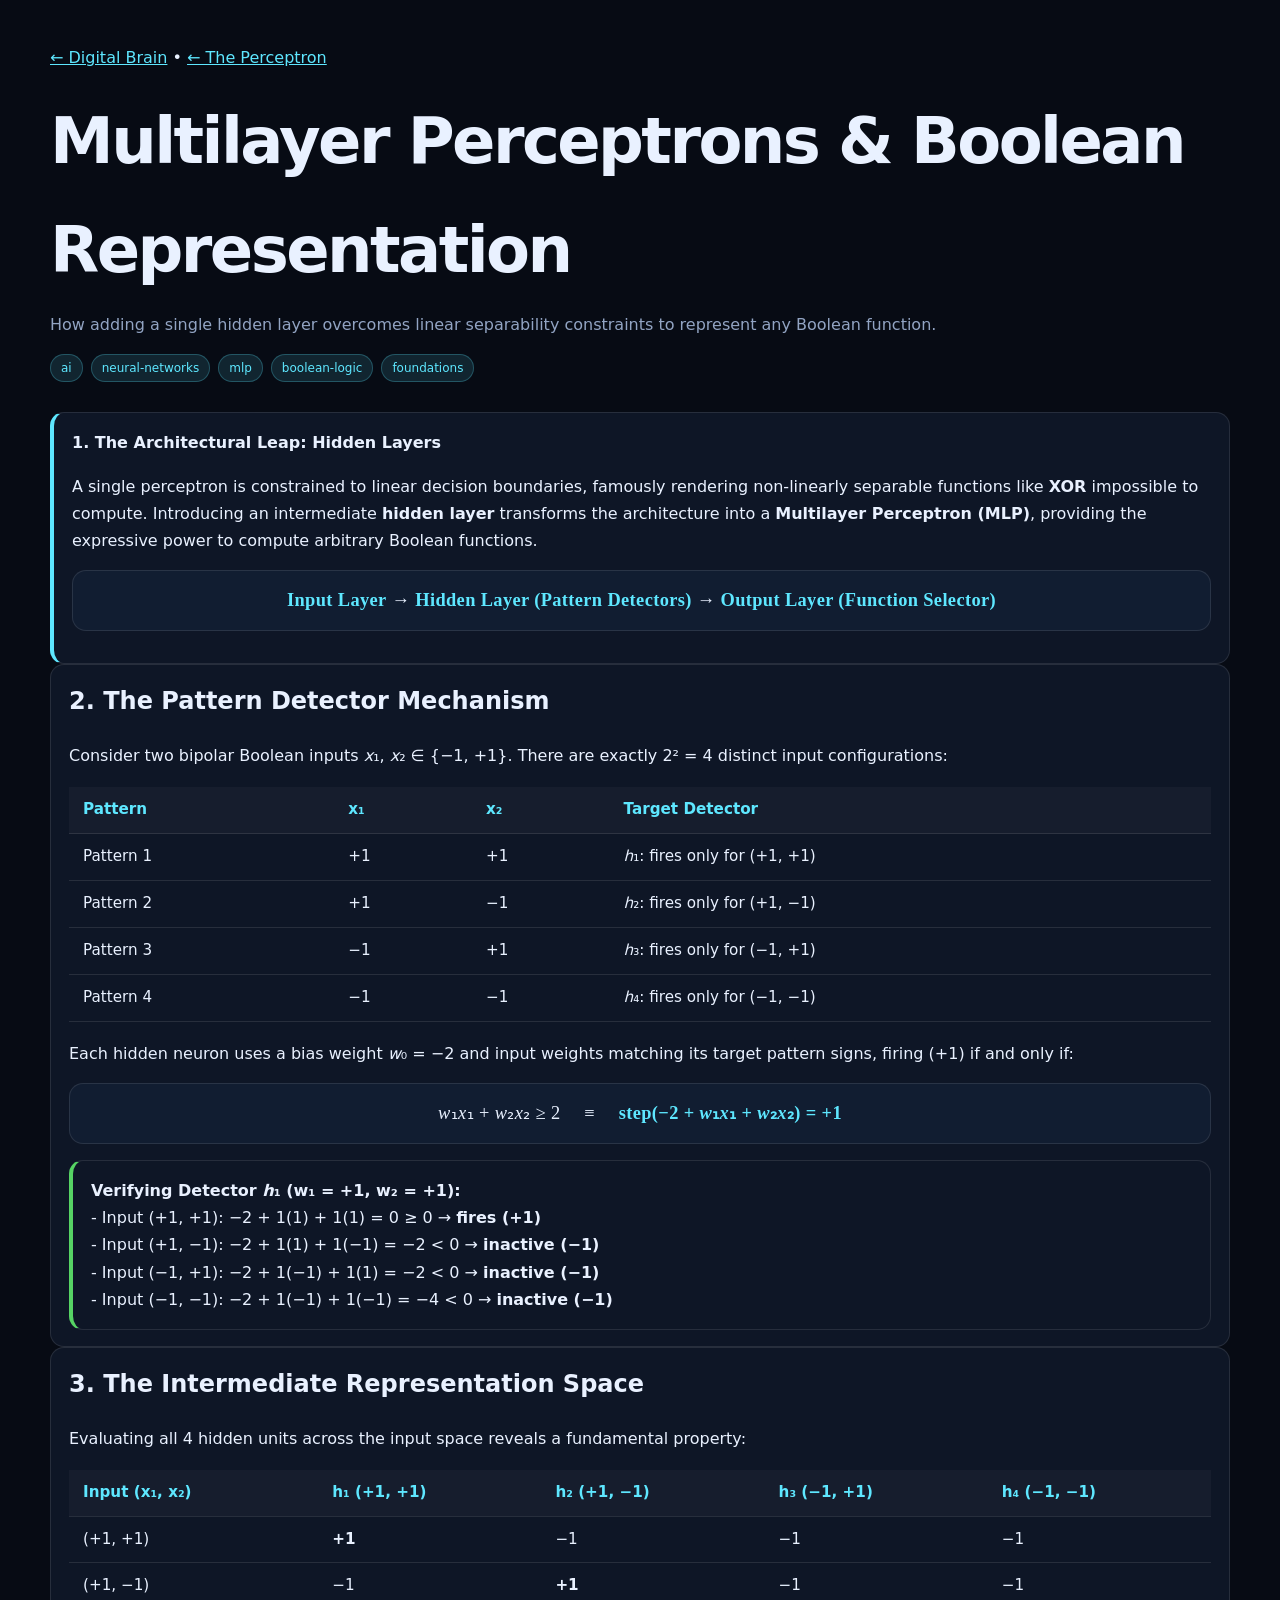
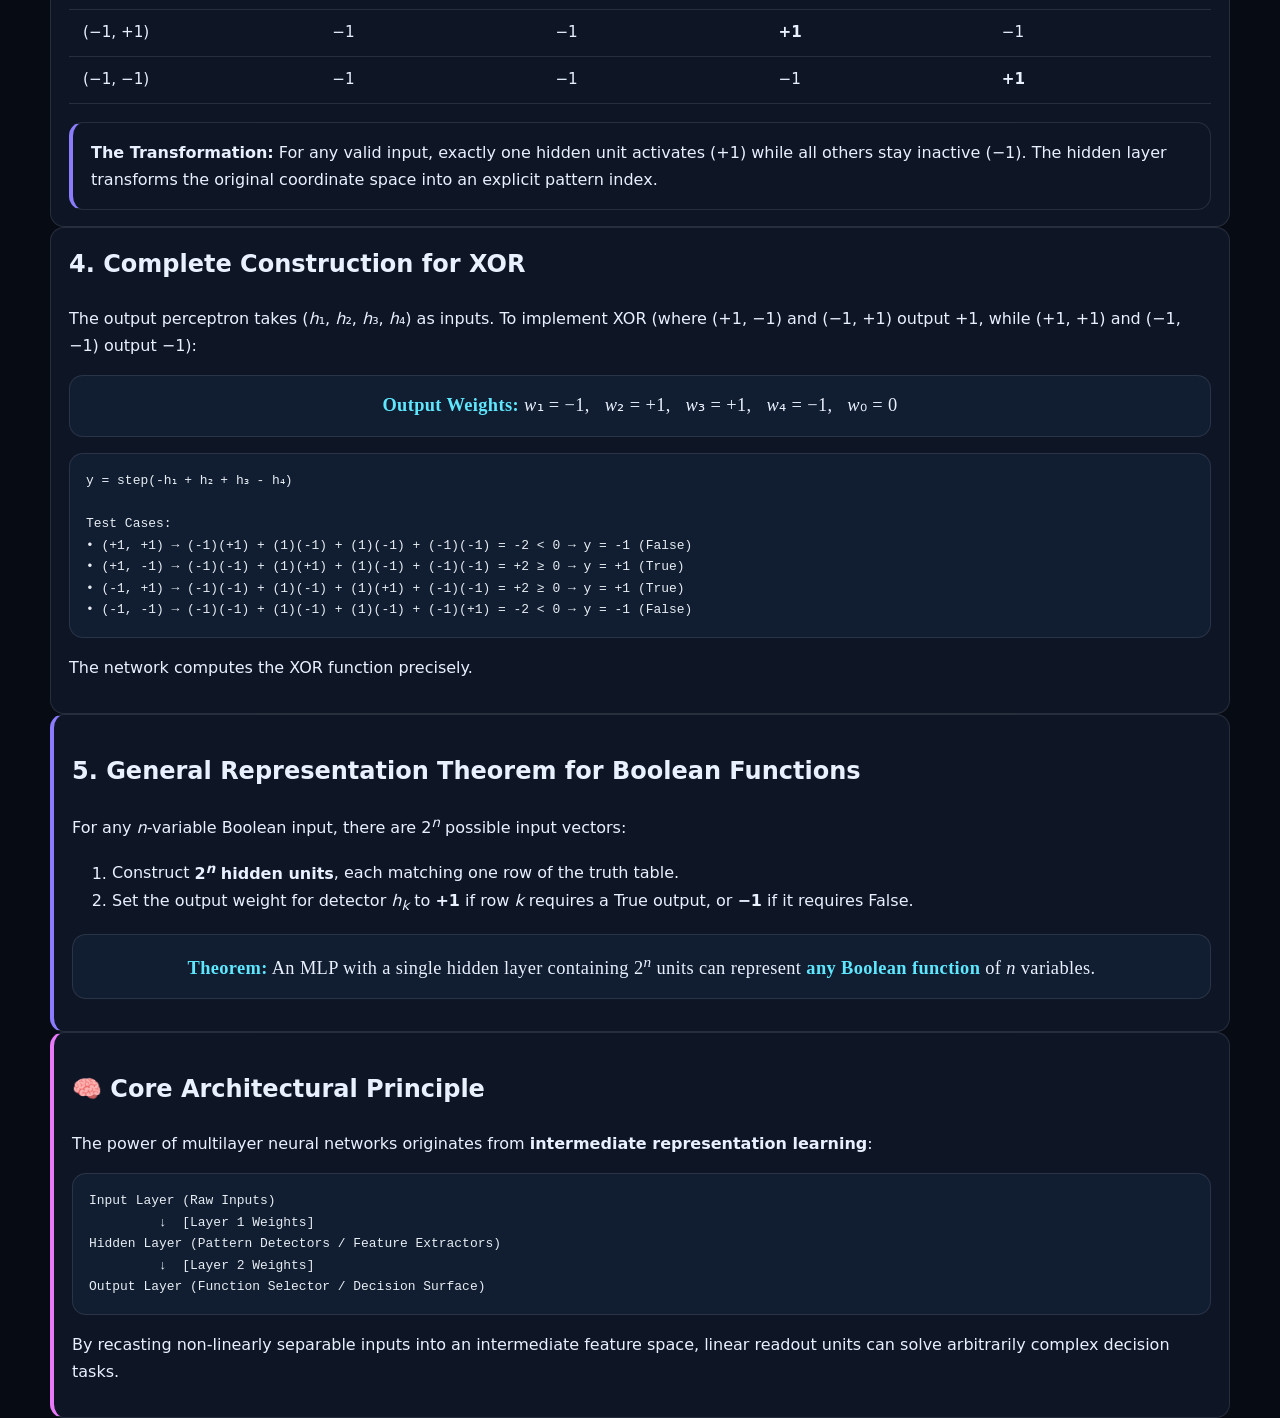
<file: pages/ai/multilayer-perceptron-boolean-functions.html>
<!doctype html>
<html lang="en">
<head>
  <meta charset="utf-8">
  <meta name="viewport" content="width=device-width, initial-scale=1">
  <meta name="knowledge-id" content="concept-mlp-boolean-representation">
  <meta name="title" content="Multilayer Perceptrons &amp; Boolean Representation">
  <meta name="type" content="concept">
  <meta name="parent" content="concept-perceptron">
  <meta name="tags" content="ai,neural-networks,mlp,boolean-functions,xor,intermediate-representations">
  <title>Multilayer Perceptrons &amp; Boolean Representation — Akhil's Digital Brain</title>
  <link rel="stylesheet" href="../../css/style.css">
</head>
<body>
  <main class="site">
    <header class="site-header">
      <p><a href="../../index.html">← Digital Brain</a> &bull; <a href="perceptron.html">← The Perceptron</a></p>
      <h1 class="site-title">Multilayer Perceptrons &amp; Boolean Representation</h1>
      <p class="site-subtitle">How adding a single hidden layer overcomes linear separability constraints to represent any Boolean function.</p>
      <div class="tags-bar">
        <span class="tag-pill">ai</span>
        <span class="tag-pill">neural-networks</span>
        <span class="tag-pill">mlp</span>
        <span class="tag-pill">boolean-logic</span>
        <span class="tag-pill">foundations</span>
      </div>
    </header>

    <!-- Section 1: The Core Breakthrough -->
    <section class="note-definition">
      <strong>1. The Architectural Leap: Hidden Layers</strong>
      <p>A single perceptron is constrained to linear decision boundaries, famously rendering non-linearly separable functions like <strong>XOR</strong> impossible to compute. Introducing an intermediate <strong>hidden layer</strong> transforms the architecture into a <strong>Multilayer Perceptron (MLP)</strong>, providing the expressive power to compute arbitrary Boolean functions.</p>
      <div class="math-display">
        <strong>Input Layer</strong> &rarr; <strong>Hidden Layer (Pattern Detectors)</strong> &rarr; <strong>Output Layer (Function Selector)</strong>
      </div>
    </section>

    <!-- Section 2: Input Space & Hidden Layer Detectors -->
    <section class="panel">
      <h2>2. The Pattern Detector Mechanism</h2>
      <p>Consider two bipolar Boolean inputs <em>x</em>₁, <em>x</em>₂ &isin; {&minus;1, +1}. There are exactly 2² = 4 distinct input configurations:</p>
      <table>
        <thead>
          <tr>
            <th>Pattern</th>
            <th>x₁</th>
            <th>x₂</th>
            <th>Target Detector</th>
          </tr>
        </thead>
        <tbody>
          <tr><td>Pattern 1</td><td>+1</td><td>+1</td><td><em>h</em>₁: fires only for (+1, +1)</td></tr>
          <tr><td>Pattern 2</td><td>+1</td><td>&minus;1</td><td><em>h</em>₂: fires only for (+1, &minus;1)</td></tr>
          <tr><td>Pattern 3</td><td>&minus;1</td><td>+1</td><td><em>h</em>₃: fires only for (&minus;1, +1)</td></tr>
          <tr><td>Pattern 4</td><td>&minus;1</td><td>&minus;1</td><td><em>h</em>₄: fires only for (&minus;1, &minus;1)</td></tr>
        </tbody>
      </table>

      <p>Each hidden neuron uses a bias weight <em>w</em>₀ = &minus;2 and input weights matching its target pattern signs, firing (+1) if and only if:</p>
      <div class="math-display">
        <em>w</em>₁<em>x</em>₁ + <em>w</em>₂<em>x</em>₂ &ge; 2 &emsp;&equiv;&emsp; <strong>step(&minus;2 + <em>w</em>₁<em>x</em>₁ + <em>w</em>₂<em>x</em>₂) = +1</strong>
      </div>

      <div class="note-example">
        <strong>Verifying Detector <em>h</em>₁ (w₁ = +1, w₂ = +1):</strong><br>
        - Input (+1, +1): &minus;2 + 1(1) + 1(1) = 0 &ge; 0 &rarr; <strong>fires (+1)</strong><br>
        - Input (+1, &minus;1): &minus;2 + 1(1) + 1(&minus;1) = &minus;2 &lt; 0 &rarr; <strong>inactive (&minus;1)</strong><br>
        - Input (&minus;1, +1): &minus;2 + 1(&minus;1) + 1(1) = &minus;2 &lt; 0 &rarr; <strong>inactive (&minus;1)</strong><br>
        - Input (&minus;1, &minus;1): &minus;2 + 1(&minus;1) + 1(&minus;1) = &minus;4 &lt; 0 &rarr; <strong>inactive (&minus;1)</strong>
      </div>
    </section>

    <!-- Section 3: Intermediate Representation Matrix -->
    <section class="panel">
      <h2>3. The Intermediate Representation Space</h2>
      <p>Evaluating all 4 hidden units across the input space reveals a fundamental property:</p>
      <table>
        <thead>
          <tr>
            <th>Input (x₁, x₂)</th>
            <th>h₁ (+1, +1)</th>
            <th>h₂ (+1, &minus;1)</th>
            <th>h₃ (&minus;1, +1)</th>
            <th>h₄ (&minus;1, &minus;1)</th>
          </tr>
        </thead>
        <tbody>
          <tr><td>(+1, +1)</td><td><strong>+1</strong></td><td>&minus;1</td><td>&minus;1</td><td>&minus;1</td></tr>
          <tr><td>(+1, &minus;1)</td><td>&minus;1</td><td><strong>+1</strong></td><td>&minus;1</td><td>&minus;1</td></tr>
          <tr><td>(&minus;1, +1)</td><td>&minus;1</td><td>&minus;1</td><td><strong>+1</strong></td><td>&minus;1</td></tr>
          <tr><td>(&minus;1, &minus;1)</td><td>&minus;1</td><td>&minus;1</td><td>&minus;1</td><td><strong>+1</strong></td></tr>
        </tbody>
      </table>
      <div class="note-important">
        <strong>The Transformation:</strong> For any valid input, exactly one hidden unit activates (+1) while all others stay inactive (&minus;1). The hidden layer transforms the original coordinate space into an explicit pattern index.
      </div>
    </section>

    <!-- Section 4: Solving XOR -->
    <section class="panel">
      <h2>4. Complete Construction for XOR</h2>
      <p>The output perceptron takes (<em>h</em>₁, <em>h</em>₂, <em>h</em>₃, <em>h</em>₄) as inputs. To implement XOR (where (+1, &minus;1) and (&minus;1, +1) output +1, while (+1, +1) and (&minus;1, &minus;1) output &minus;1):</p>
      <div class="math-display">
        <strong>Output Weights:</strong> <em>w</em>₁ = &minus;1, &nbsp; <em>w</em>₂ = +1, &nbsp; <em>w</em>₃ = +1, &nbsp; <em>w</em>₄ = &minus;1, &nbsp; <em>w</em>₀ = 0
      </div>

      <pre><code>y = step(-h₁ + h₂ + h₃ - h₄)

Test Cases:
• (+1, +1) &rarr; (-1)(+1) + (1)(-1) + (1)(-1) + (-1)(-1) = -2 &lt; 0 &rarr; y = -1 (False)
• (+1, -1) &rarr; (-1)(-1) + (1)(+1) + (1)(-1) + (-1)(-1) = +2 &ge; 0 &rarr; y = +1 (True)
• (-1, +1) &rarr; (-1)(-1) + (1)(-1) + (1)(+1) + (-1)(-1) = +2 &ge; 0 &rarr; y = +1 (True)
• (-1, -1) &rarr; (-1)(-1) + (1)(-1) + (1)(-1) + (-1)(+1) = -2 &lt; 0 &rarr; y = -1 (False)</code></pre>
      <p>The network computes the XOR function precisely.</p>
    </section>

    <!-- Section 5: Universal Boolean Theorem -->
    <section class="note-important">
      <h2>5. General Representation Theorem for Boolean Functions</h2>
      <p>For any <em>n</em>-variable Boolean input, there are 2<sup><em>n</em></sup> possible input vectors:</p>
      <ol>
        <li>Construct <strong>2<sup><em>n</em></sup> hidden units</strong>, each matching one row of the truth table.</li>
        <li>Set the output weight for detector <em>h<sub>k</sub></em> to <strong>+1</strong> if row <em>k</em> requires a True output, or <strong>&minus;1</strong> if it requires False.</li>
      </ol>
      <div class="math-display">
        <strong>Theorem:</strong> An MLP with a single hidden layer containing 2<sup><em>n</em></sup> units can represent <strong>any Boolean function</strong> of <em>n</em> variables.
      </div>
    </section>

    <!-- Section 6: Key Conceptual Takeaway -->
    <section class="note-takeaway">
      <h2>🧠 Core Architectural Principle</h2>
      <p>The power of multilayer neural networks originates from <strong>intermediate representation learning</strong>:</p>
      <pre><code>Input Layer (Raw Inputs)
         ↓  [Layer 1 Weights]
Hidden Layer (Pattern Detectors / Feature Extractors)
         ↓  [Layer 2 Weights]
Output Layer (Function Selector / Decision Surface)</code></pre>
      <p>By recasting non-linearly separable inputs into an intermediate feature space, linear readout units can solve arbitrarily complex decision tasks.</p>
    </section>
  </main>
</body>
</html>
</file>
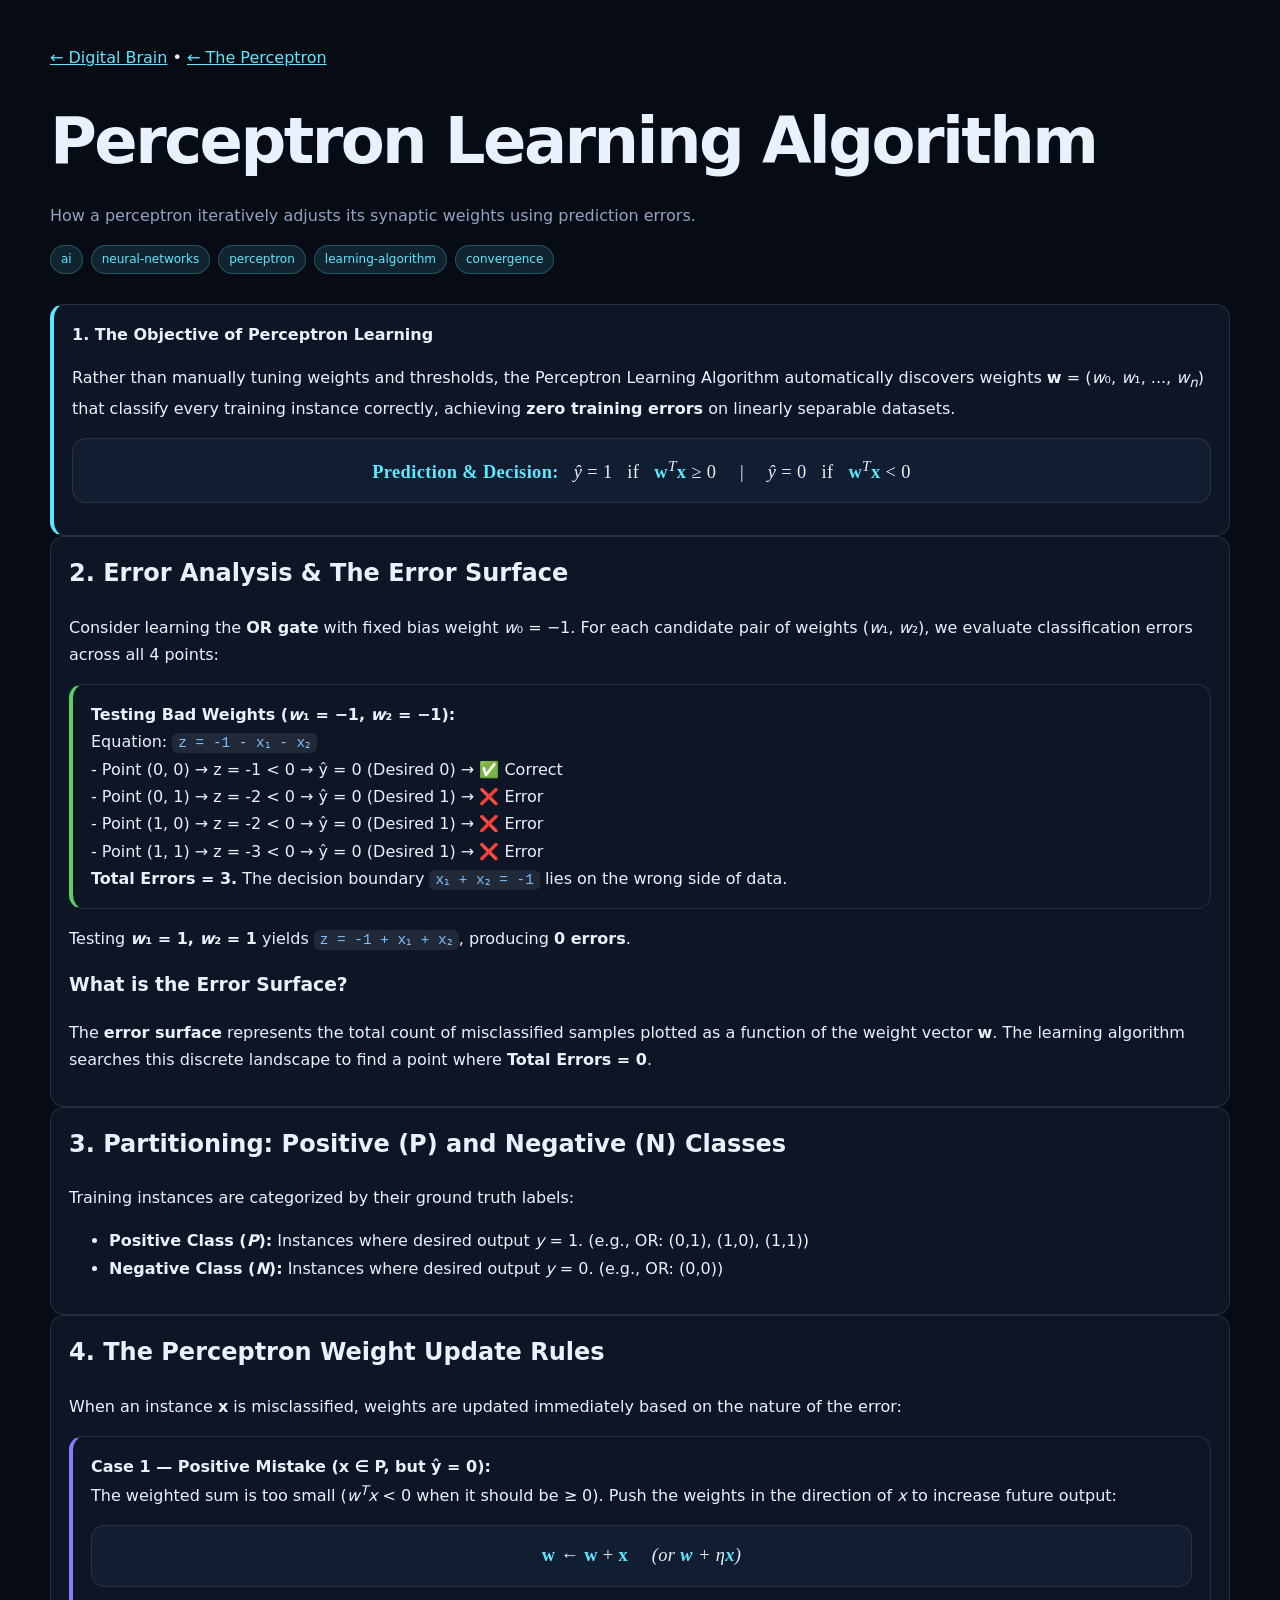
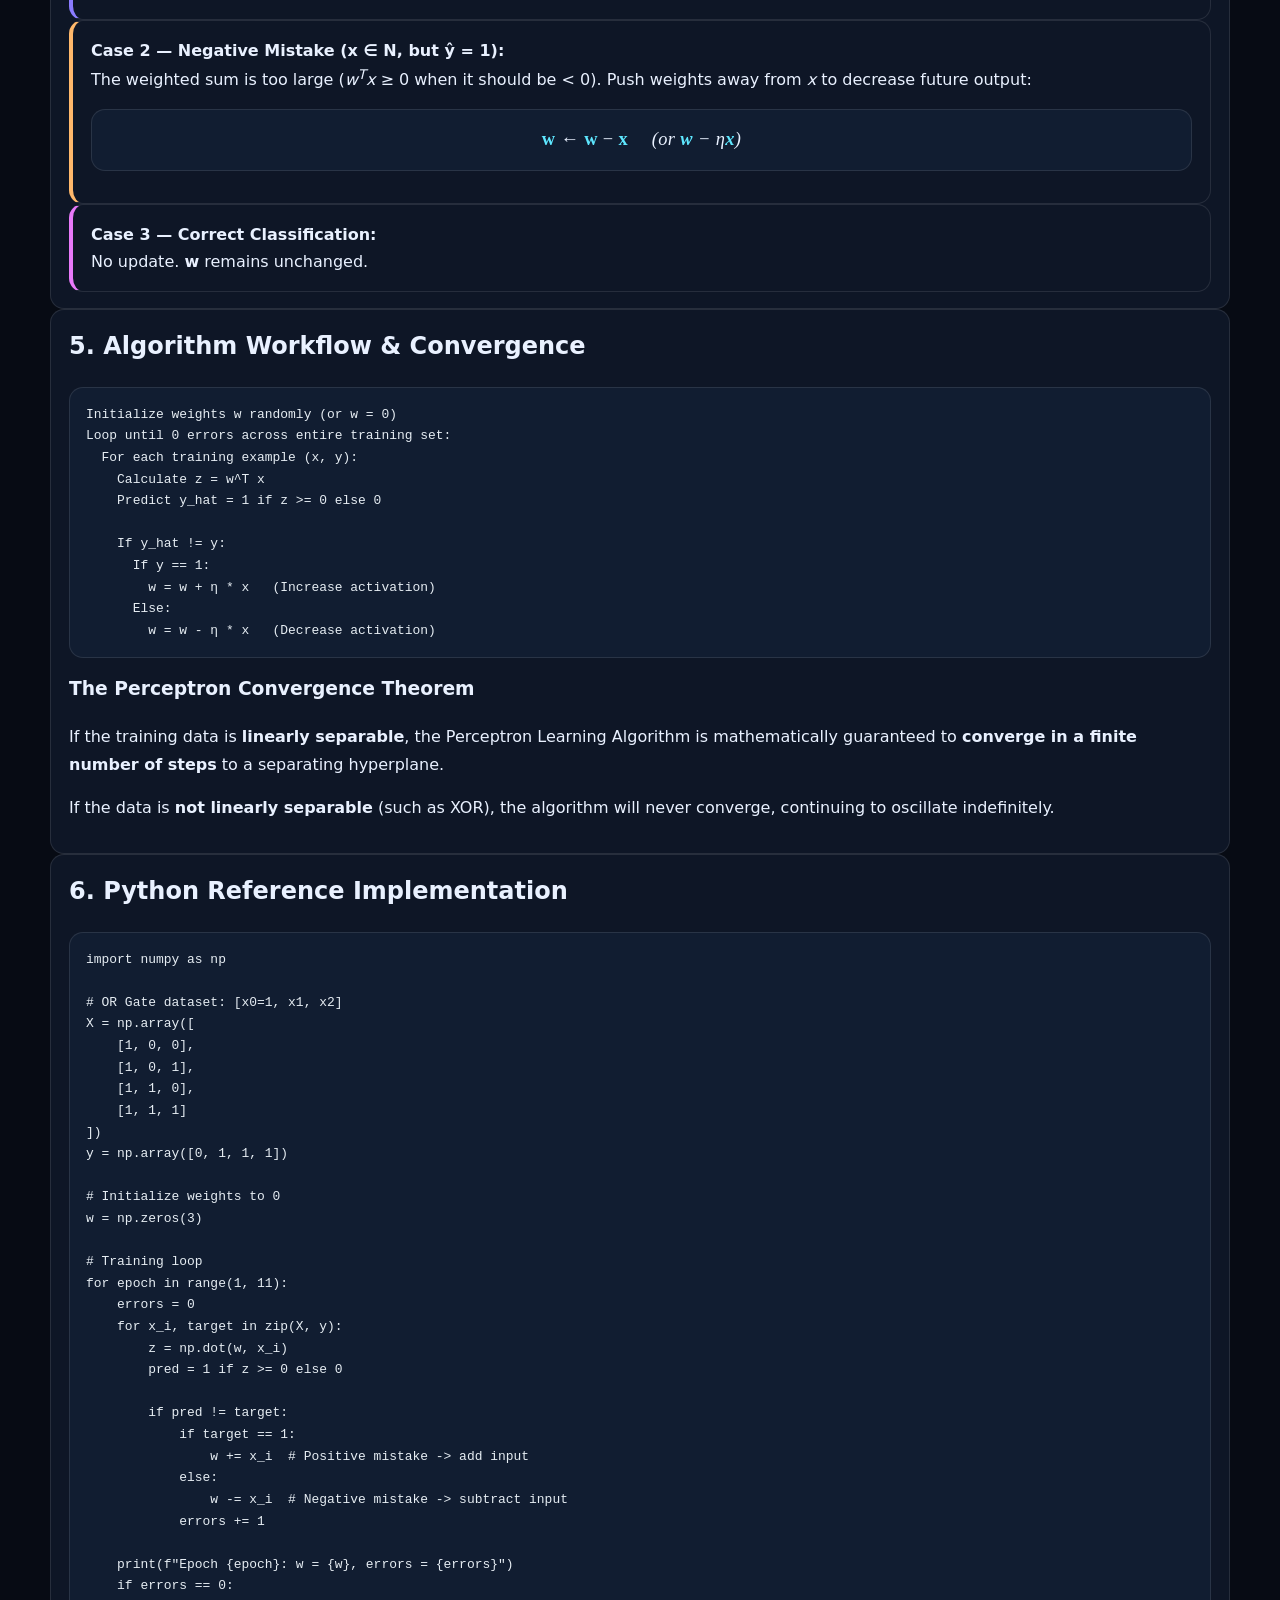
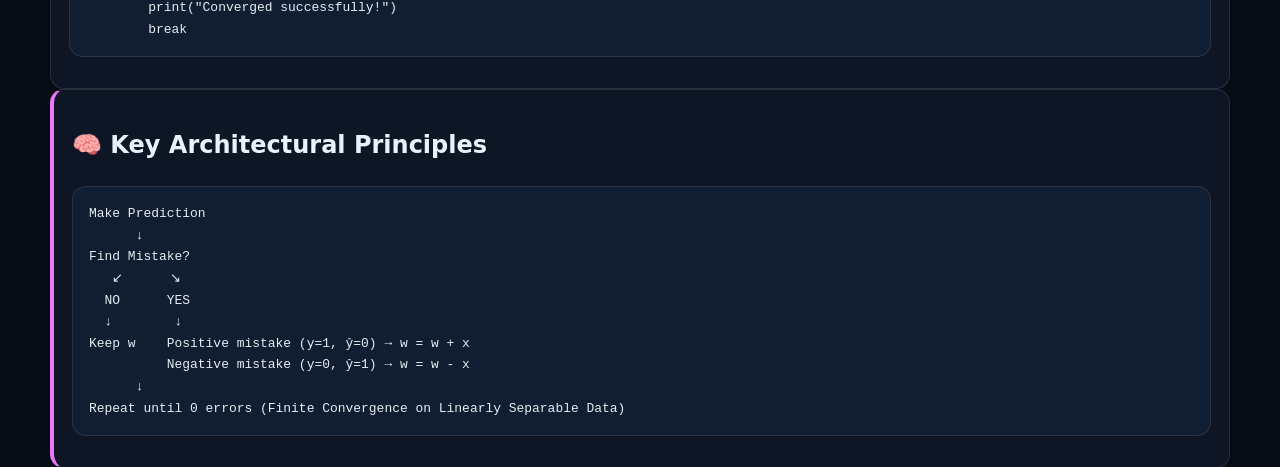
<file: pages/ai/perceptron-learning-algorithm.html>
<!doctype html>
<html lang="en">
<head>
  <meta charset="utf-8">
  <meta name="viewport" content="width=device-width, initial-scale=1">
  <meta name="knowledge-id" content="concept-perceptron-learning-algorithm">
  <meta name="title" content="Perceptron Learning Algorithm">
  <meta name="type" content="concept">
  <meta name="parent" content="concept-perceptron">
  <meta name="tags" content="ai,neural-networks,perceptron,learning-algorithm,optimization,convergence">
  <title>Perceptron Learning Algorithm — Akhil's Digital Brain</title>
  <link rel="stylesheet" href="../../css/style.css">
</head>
<body>
  <main class="site">
    <header class="site-header">
      <p><a href="../../index.html">← Digital Brain</a> &bull; <a href="perceptron.html">← The Perceptron</a></p>
      <h1 class="site-title">Perceptron Learning Algorithm</h1>
      <p class="site-subtitle">How a perceptron iteratively adjusts its synaptic weights using prediction errors.</p>
      <div class="tags-bar">
        <span class="tag-pill">ai</span>
        <span class="tag-pill">neural-networks</span>
        <span class="tag-pill">perceptron</span>
        <span class="tag-pill">learning-algorithm</span>
        <span class="tag-pill">convergence</span>
      </div>
    </header>

    <!-- Section 1: The Core Goal -->
    <section class="note-definition">
      <strong>1. The Objective of Perceptron Learning</strong>
      <p>Rather than manually tuning weights and thresholds, the Perceptron Learning Algorithm automatically discovers weights <strong>w</strong> = (<em>w</em>₀, <em>w</em>₁, ..., <em>w<sub>n</sub></em>) that classify every training instance correctly, achieving <strong>zero training errors</strong> on linearly separable datasets.</p>
      <div class="math-display">
        <strong>Prediction &amp; Decision:</strong> &nbsp; <em>ŷ</em> = 1 &nbsp; if &nbsp; <strong>w</strong><sup><em>T</em></sup><strong>x</strong> &ge; 0 &emsp;|&emsp; <em>ŷ</em> = 0 &nbsp; if &nbsp; <strong>w</strong><sup><em>T</em></sup><strong>x</strong> &lt; 0
      </div>
    </section>

    <!-- Section 2: Error Analysis & Error Surface -->
    <section class="panel">
      <h2>2. Error Analysis &amp; The Error Surface</h2>
      <p>Consider learning the <strong>OR gate</strong> with fixed bias weight <em>w</em>₀ = &minus;1. For each candidate pair of weights (<em>w</em>₁, <em>w</em>₂), we evaluate classification errors across all 4 points:</p>
      <div class="note-example">
        <strong>Testing Bad Weights (<em>w</em>₁ = &minus;1, <em>w</em>₂ = &minus;1):</strong><br>
        Equation: <code>z = -1 - x₁ - x₂</code><br>
        - Point (0, 0) &rarr; z = -1 &lt; 0 &rarr; ŷ = 0 (Desired 0) &rarr; ✅ Correct<br>
        - Point (0, 1) &rarr; z = -2 &lt; 0 &rarr; ŷ = 0 (Desired 1) &rarr; ❌ Error<br>
        - Point (1, 0) &rarr; z = -2 &lt; 0 &rarr; ŷ = 0 (Desired 1) &rarr; ❌ Error<br>
        - Point (1, 1) &rarr; z = -3 &lt; 0 &rarr; ŷ = 0 (Desired 1) &rarr; ❌ Error<br>
        <strong>Total Errors = 3.</strong> The decision boundary <code>x₁ + x₂ = -1</code> lies on the wrong side of data.
      </div>
      <p>Testing <strong><em>w</em>₁ = 1, <em>w</em>₂ = 1</strong> yields <code>z = -1 + x₁ + x₂</code>, producing <strong>0 errors</strong>.</p>

      <h3>What is the Error Surface?</h3>
      <p>The <strong>error surface</strong> represents the total count of misclassified samples plotted as a function of the weight vector <strong>w</strong>. The learning algorithm searches this discrete landscape to find a point where <strong>Total Errors = 0</strong>.</p>
    </section>

    <!-- Section 3: Training Sets P and N -->
    <section class="panel">
      <h2>3. Partitioning: Positive (P) and Negative (N) Classes</h2>
      <p>Training instances are categorized by their ground truth labels:</p>
      <ul>
        <li><strong>Positive Class (<em>P</em>):</strong> Instances where desired output <em>y</em> = 1. (e.g., OR: (0,1), (1,0), (1,1))</li>
        <li><strong>Negative Class (<em>N</em>):</strong> Instances where desired output <em>y</em> = 0. (e.g., OR: (0,0))</li>
      </ul>
    </section>

    <!-- Section 4: The Weight Update Rule -->
    <section class="panel">
      <h2>4. The Perceptron Weight Update Rules</h2>
      <p>When an instance <strong>x</strong> is misclassified, weights are updated immediately based on the nature of the error:</p>

      <div class="note-important">
        <strong>Case 1 &mdash; Positive Mistake (x &isin; P, but ŷ = 0):</strong><br>
        The weighted sum is too small (<em>w<sup>T</sup>x</em> &lt; 0 when it should be &ge; 0). Push the weights in the direction of <em>x</em> to increase future output:
        <div class="math-display">
          <strong>w</strong> &larr; <strong>w</strong> + <strong>x</strong> &emsp;<em>(or <strong>w</strong> + &eta;<strong>x</strong>)</em>
        </div>
      </div>

      <div class="note-warning">
        <strong>Case 2 &mdash; Negative Mistake (x &isin; N, but ŷ = 1):</strong><br>
        The weighted sum is too large (<em>w<sup>T</sup>x</em> &ge; 0 when it should be &lt; 0). Push weights away from <em>x</em> to decrease future output:
        <div class="math-display">
          <strong>w</strong> &larr; <strong>w</strong> &minus; <strong>x</strong> &emsp;<em>(or <strong>w</strong> &minus; &eta;<strong>x</strong>)</em>
        </div>
      </div>

      <div class="note-takeaway">
        <strong>Case 3 &mdash; Correct Classification:</strong><br>
        No update. <strong>w</strong> remains unchanged.
      </div>
    </section>

    <!-- Section 5: Step-by-Step Algorithm & Convergence -->
    <section class="panel">
      <h2>5. Algorithm Workflow &amp; Convergence</h2>
      <pre><code>Initialize weights w randomly (or w = 0)
Loop until 0 errors across entire training set:
  For each training example (x, y):
    Calculate z = w^T x
    Predict y_hat = 1 if z >= 0 else 0
    
    If y_hat != y:
      If y == 1:
        w = w + η * x   (Increase activation)
      Else:
        w = w - η * x   (Decrease activation)</code></pre>

      <h3>The Perceptron Convergence Theorem</h3>
      <p>If the training data is <strong>linearly separable</strong>, the Perceptron Learning Algorithm is mathematically guaranteed to <strong>converge in a finite number of steps</strong> to a separating hyperplane.</p>
      <p>If the data is <strong>not linearly separable</strong> (such as XOR), the algorithm will never converge, continuing to oscillate indefinitely.</p>
    </section>

    <!-- Section 6: Python Simulation -->
    <section class="panel">
      <h2>6. Python Reference Implementation</h2>
      <pre><code>import numpy as np

# OR Gate dataset: [x0=1, x1, x2]
X = np.array([
    [1, 0, 0],
    [1, 0, 1],
    [1, 1, 0],
    [1, 1, 1]
])
y = np.array([0, 1, 1, 1])

# Initialize weights to 0
w = np.zeros(3)

# Training loop
for epoch in range(1, 11):
    errors = 0
    for x_i, target in zip(X, y):
        z = np.dot(w, x_i)
        pred = 1 if z >= 0 else 0
        
        if pred != target:
            if target == 1:
                w += x_i  # Positive mistake -> add input
            else:
                w -= x_i  # Negative mistake -> subtract input
            errors += 1
            
    print(f"Epoch {epoch}: w = {w}, errors = {errors}")
    if errors == 0:
        print("Converged successfully!")
        break</code></pre>
    </section>

    <!-- Section 7: Final Mental Model -->
    <section class="note-takeaway">
      <h2>🧠 Key Architectural Principles</h2>
      <pre><code>Make Prediction
      ↓
Find Mistake?
   ↙      ↘
  NO      YES
  ↓        ↓
Keep w    Positive mistake (y=1, ŷ=0) &rarr; w = w + x
          Negative mistake (y=0, ŷ=1) &rarr; w = w - x
      ↓
Repeat until 0 errors (Finite Convergence on Linearly Separable Data)</code></pre>
    </section>
  </main>
</body>
</html>
</file>
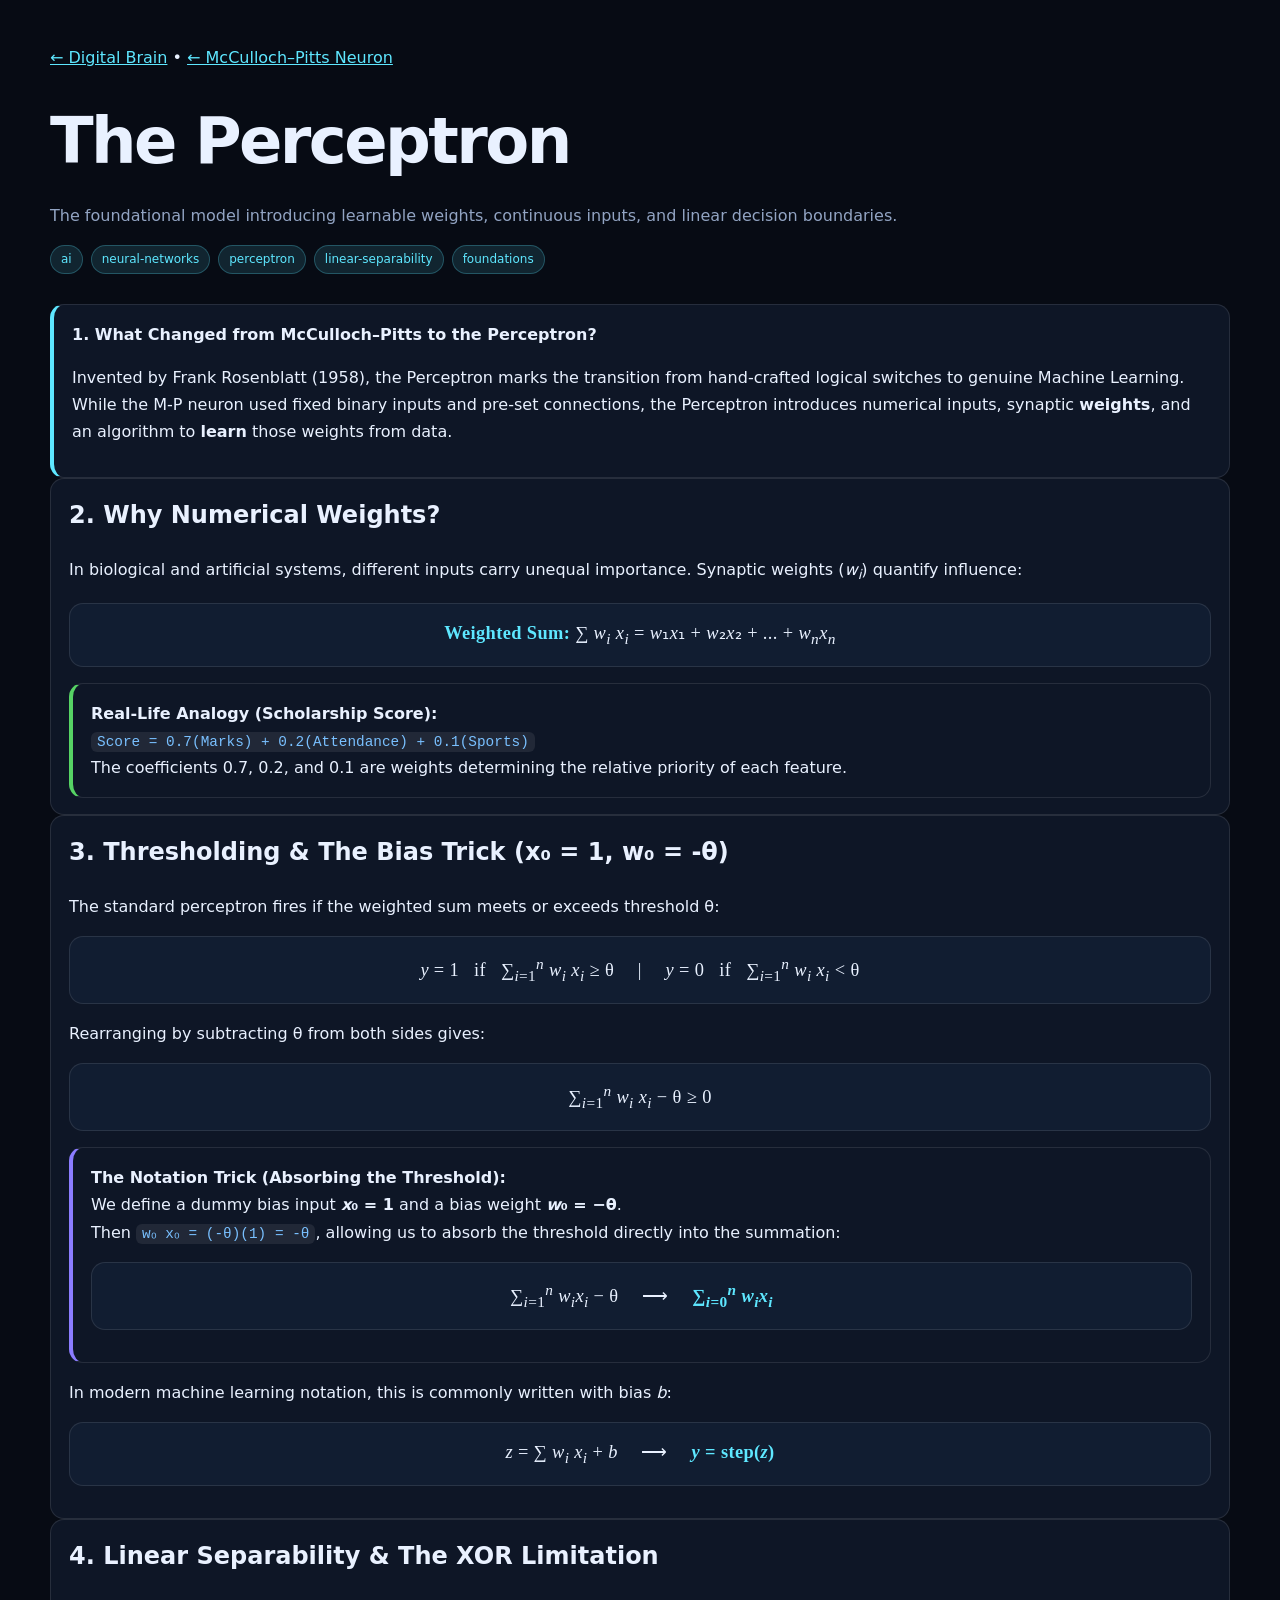
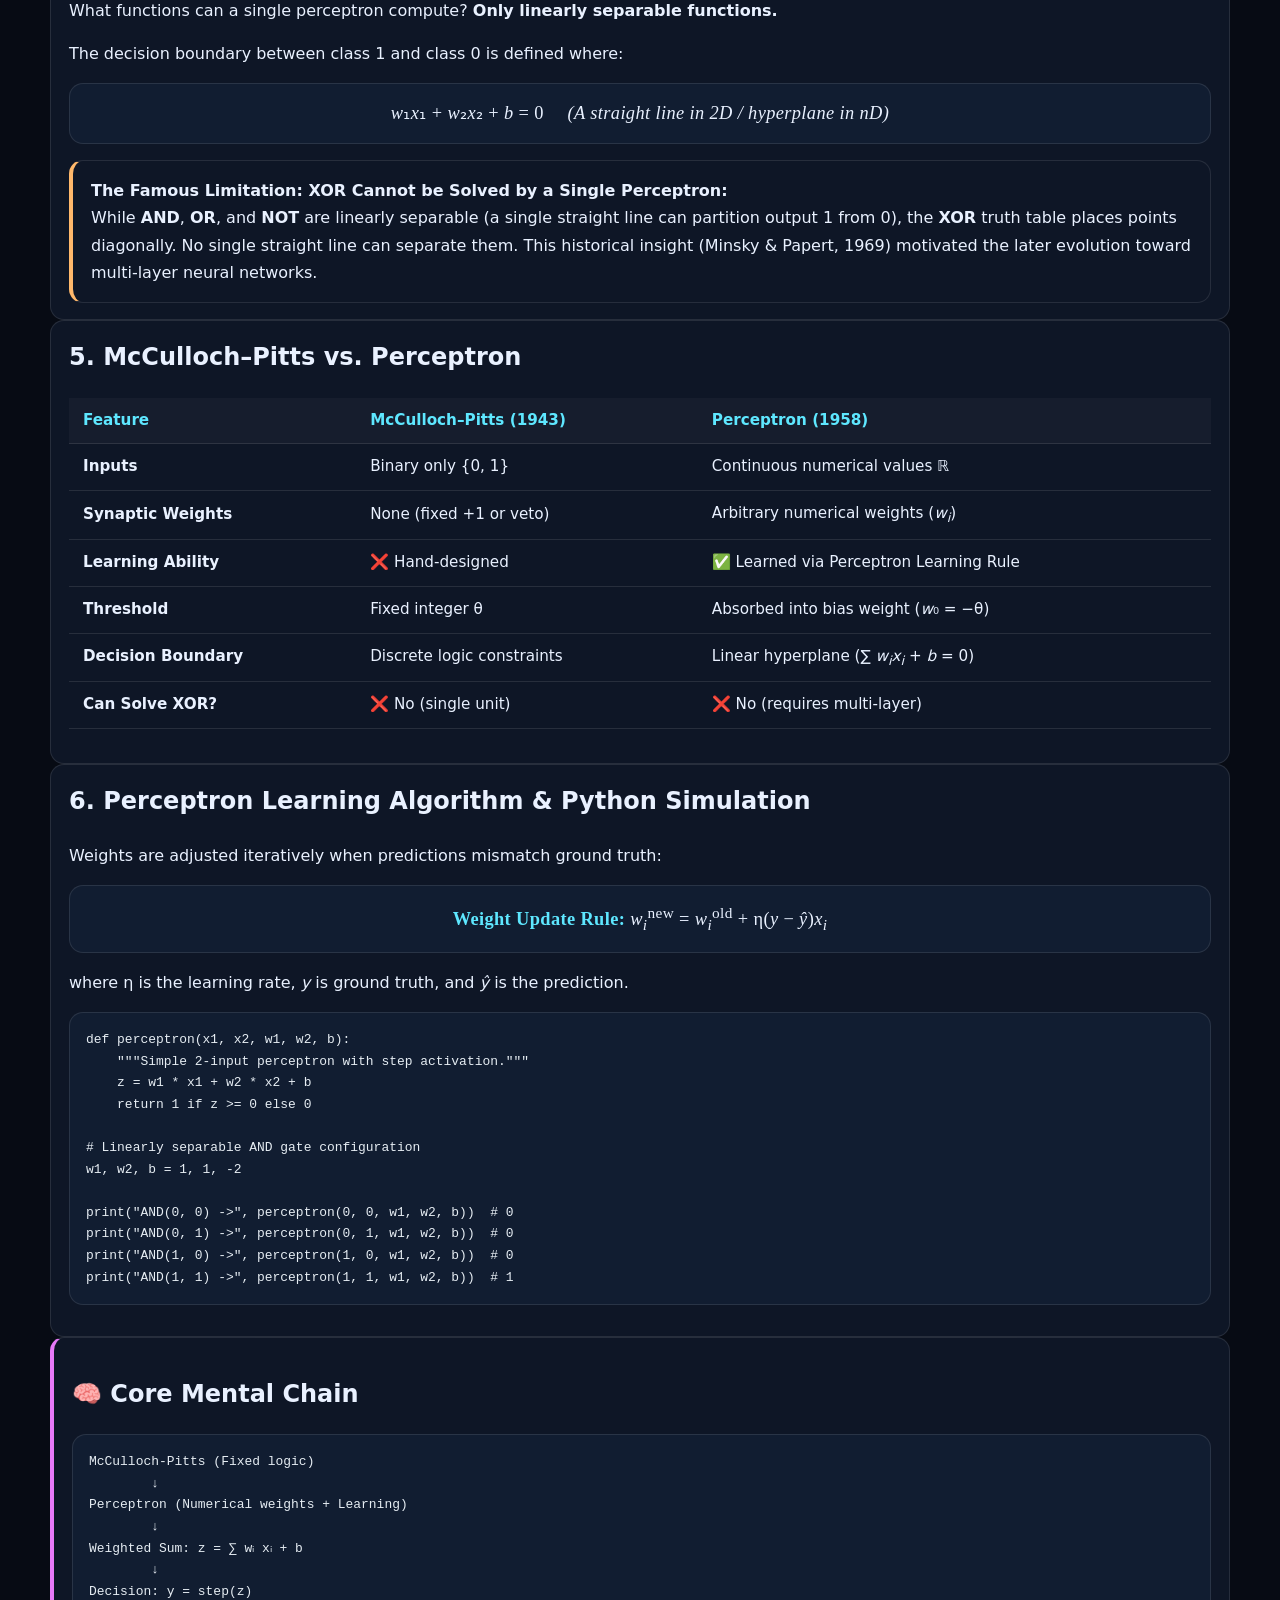
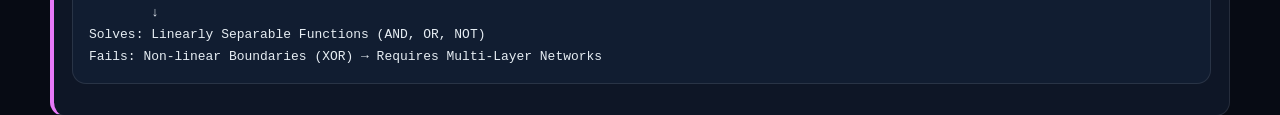
<file: pages/ai/perceptron.html>
<!doctype html>
<html lang="en">
<head>
  <meta charset="utf-8">
  <meta name="viewport" content="width=device-width, initial-scale=1">
  <meta name="knowledge-id" content="concept-perceptron">
  <meta name="title" content="The Perceptron">
  <meta name="type" content="concept">
  <meta name="parent" content="concept-mcculloch-pitts-neuron">
  <meta name="tags" content="ai,neural-networks,perceptron,learning,linear-separability">
  <title>The Perceptron — Akhil's Digital Brain</title>
  <link rel="stylesheet" href="../../css/style.css">
</head>
<body>
  <main class="site">
    <header class="site-header">
      <p><a href="../../index.html">← Digital Brain</a> &bull; <a href="mcculloch-pitts-neuron.html">← McCulloch–Pitts Neuron</a></p>
      <h1 class="site-title">The Perceptron</h1>
      <p class="site-subtitle">The foundational model introducing learnable weights, continuous inputs, and linear decision boundaries.</p>
      <div class="tags-bar">
        <span class="tag-pill">ai</span>
        <span class="tag-pill">neural-networks</span>
        <span class="tag-pill">perceptron</span>
        <span class="tag-pill">linear-separability</span>
        <span class="tag-pill">foundations</span>
      </div>
    </header>

    <!-- Section 1: Evolution from M-P -->
    <section class="note-definition">
      <strong>1. What Changed from McCulloch–Pitts to the Perceptron?</strong>
      <p>Invented by Frank Rosenblatt (1958), the Perceptron marks the transition from hand-crafted logical switches to genuine Machine Learning. While the M-P neuron used fixed binary inputs and pre-set connections, the Perceptron introduces numerical inputs, synaptic <strong>weights</strong>, and an algorithm to <strong>learn</strong> those weights from data.</p>
    </section>

    <!-- Section 2: Why Weights & Formula -->
    <section class="panel">
      <h2>2. Why Numerical Weights?</h2>
      <p>In biological and artificial systems, different inputs carry unequal importance. Synaptic weights (<em>w<sub>i</sub></em>) quantify influence:</p>
      <div class="math-display">
        <strong>Weighted Sum:</strong> &sum; <em>w<sub>i</sub> x<sub>i</sub></em> = <em>w</em>₁<em>x</em>₁ + <em>w</em>₂<em>x</em>₂ + ... + <em>w<sub>n</sub>x<sub>n</sub></em>
      </div>
      <div class="note-example">
        <strong>Real-Life Analogy (Scholarship Score):</strong><br>
        <code>Score = 0.7(Marks) + 0.2(Attendance) + 0.1(Sports)</code><br>
        The coefficients 0.7, 0.2, and 0.1 are weights determining the relative priority of each feature.
      </div>
    </section>

    <!-- Section 3: Threshold and the Bias Trick -->
    <section class="panel">
      <h2>3. Thresholding &amp; The Bias Trick (x₀ = 1, w₀ = -&theta;)</h2>
      <p>The standard perceptron fires if the weighted sum meets or exceeds threshold &theta;:</p>
      <div class="math-display">
        <em>y</em> = 1 &nbsp; if &nbsp; &sum;<sub><em>i</em>=1</sub><sup><em>n</em></sup> <em>w<sub>i</sub> x<sub>i</sub></em> &ge; &theta; &emsp;|&emsp; <em>y</em> = 0 &nbsp; if &nbsp; &sum;<sub><em>i</em>=1</sub><sup><em>n</em></sup> <em>w<sub>i</sub> x<sub>i</sub></em> &lt; &theta;
      </div>
      <p>Rearranging by subtracting &theta; from both sides gives:</p>
      <div class="math-display">
        &sum;<sub><em>i</em>=1</sub><sup><em>n</em></sup> <em>w<sub>i</sub> x<sub>i</sub></em> &minus; &theta; &ge; 0
      </div>

      <div class="note-important">
        <strong>The Notation Trick (Absorbing the Threshold):</strong><br>
        We define a dummy bias input <strong><em>x</em>₀ = 1</strong> and a bias weight <strong><em>w</em>₀ = &minus;&theta;</strong>.<br>
        Then <code>w₀ x₀ = (-&theta;)(1) = -&theta;</code>, allowing us to absorb the threshold directly into the summation:
        <div class="math-display">
          &sum;<sub><em>i</em>=1</sub><sup><em>n</em></sup> <em>w<sub>i</sub>x<sub>i</sub></em> &minus; &theta; &emsp;&longrightarrow;&emsp; <strong>&sum;<sub><em>i</em>=0</sub><sup><em>n</em></sup> <em>w<sub>i</sub>x<sub>i</sub></em></strong>
        </div>
      </div>

      <p>In modern machine learning notation, this is commonly written with bias <em>b</em>:</p>
      <div class="math-display">
        <em>z</em> = &sum; <em>w<sub>i</sub> x<sub>i</sub></em> + <em>b</em> &emsp;&longrightarrow;&emsp; <strong><em>y</em> = step(<em>z</em>)</strong>
      </div>
    </section>

    <!-- Section 4: Linear Separability & XOR Limitation -->
    <section class="panel">
      <h2>4. Linear Separability &amp; The XOR Limitation</h2>
      <p>What functions can a single perceptron compute? <strong>Only linearly separable functions.</strong></p>
      <p>The decision boundary between class 1 and class 0 is defined where:</p>
      <div class="math-display">
        <em>w</em>₁<em>x</em>₁ + <em>w</em>₂<em>x</em>₂ + <em>b</em> = 0 &emsp;<em>(A straight line in 2D / hyperplane in nD)</em>
      </div>

      <div class="note-warning">
        <strong>The Famous Limitation: XOR Cannot be Solved by a Single Perceptron:</strong><br>
        While <strong>AND</strong>, <strong>OR</strong>, and <strong>NOT</strong> are linearly separable (a single straight line can partition output 1 from 0), the <strong>XOR</strong> truth table places points diagonally. No single straight line can separate them. This historical insight (Minsky &amp; Papert, 1969) motivated the later evolution toward multi-layer neural networks.
      </div>
    </section>

    <!-- Section 5: Comparison Table -->
    <section class="panel">
      <h2>5. McCulloch–Pitts vs. Perceptron</h2>
      <table>
        <thead>
          <tr>
            <th>Feature</th>
            <th>McCulloch–Pitts (1943)</th>
            <th>Perceptron (1958)</th>
          </tr>
        </thead>
        <tbody>
          <tr>
            <td><strong>Inputs</strong></td>
            <td>Binary only {0, 1}</td>
            <td>Continuous numerical values &reals;</td>
          </tr>
          <tr>
            <td><strong>Synaptic Weights</strong></td>
            <td>None (fixed +1 or veto)</td>
            <td>Arbitrary numerical weights (<em>w<sub>i</sub></em>)</td>
          </tr>
          <tr>
            <td><strong>Learning Ability</strong></td>
            <td>❌ Hand-designed</td>
            <td>✅ Learned via Perceptron Learning Rule</td>
          </tr>
          <tr>
            <td><strong>Threshold</strong></td>
            <td>Fixed integer &theta;</td>
            <td>Absorbed into bias weight (<em>w</em>₀ = &minus;&theta;)</td>
          </tr>
          <tr>
            <td><strong>Decision Boundary</strong></td>
            <td>Discrete logic constraints</td>
            <td>Linear hyperplane (&sum; <em>w<sub>i</sub>x<sub>i</sub></em> + <em>b</em> = 0)</td>
          </tr>
          <tr>
            <td><strong>Can Solve XOR?</strong></td>
            <td>❌ No (single unit)</td>
            <td>❌ No (requires multi-layer)</td>
          </tr>
        </tbody>
      </table>
    </section>

    <!-- Section 6: Learning Rule & Python -->
    <section class="panel">
      <h2>6. Perceptron Learning Algorithm &amp; Python Simulation</h2>
      <p>Weights are adjusted iteratively when predictions mismatch ground truth:</p>
      <div class="math-display">
        <strong>Weight Update Rule:</strong> <em>w<sub>i</sub></em><sup>new</sup> = <em>w<sub>i</sub></em><sup>old</sup> + &eta;(<em>y</em> &minus; <em>ŷ</em>)<em>x<sub>i</sub></em>
      </div>
      <p>where &eta; is the learning rate, <em>y</em> is ground truth, and <em>ŷ</em> is the prediction.</p>

      <pre><code>def perceptron(x1, x2, w1, w2, b):
    """Simple 2-input perceptron with step activation."""
    z = w1 * x1 + w2 * x2 + b
    return 1 if z >= 0 else 0

# Linearly separable AND gate configuration
w1, w2, b = 1, 1, -2

print("AND(0, 0) ->", perceptron(0, 0, w1, w2, b))  # 0
print("AND(0, 1) ->", perceptron(0, 1, w1, w2, b))  # 0
print("AND(1, 0) ->", perceptron(1, 0, w1, w2, b))  # 0
print("AND(1, 1) ->", perceptron(1, 1, w1, w2, b))  # 1</code></pre>
    </section>

    <!-- Section 7: Key Mental Chain -->
    <section class="note-takeaway">
      <h2>🧠 Core Mental Chain</h2>
      <pre><code>McCulloch-Pitts (Fixed logic)
        ↓
Perceptron (Numerical weights + Learning)
        ↓
Weighted Sum: z = ∑ wᵢ xᵢ + b
        ↓
Decision: y = step(z)
        ↓
Solves: Linearly Separable Functions (AND, OR, NOT)
Fails: Non-linear Boundaries (XOR) → Requires Multi-Layer Networks</code></pre>
    </section>
  </main>
</body>
</html>
</file>
<file: css/style.css>
/* Akhil's Digital Brain — shared design system */
:root {
  --bg: #070b14;
  --surface: #0e1626;
  --surface-2: #111d31;
  --text: #e9f1ff;
  --muted: #92a4c3;
  --accent: #5ee7ff;
  --accent-2: #8b7cff;
  --border: rgba(255,255,255,.10);
  --radius: 14px;
  --max-width: 1180px;
}

* { box-sizing: border-box; }

html, body {
  margin: 0;
  padding: 0;
  min-height: 100%;
  background: var(--bg);
  color: var(--text);
  font-family: Inter, ui-sans-serif, system-ui, -apple-system, BlinkMacSystemFont, "Segoe UI", sans-serif;
}

body {
  line-height: 1.7;
}

a { color: var(--accent); }

.site {
  width: min(100% - 32px, var(--max-width));
  margin: auto;
}

.site-header {
  padding: 28px 0 10px;
}

.site-title {
  margin: 0;
  font-size: clamp(2rem, 5vw, 4rem);
  letter-spacing: -.04em;
}

.site-subtitle {
  color: var(--muted);
  margin-top: 6px;
}

.brain-shell {
  margin: 22px 0;
  padding: 20px;
  border: 1px solid var(--border);
  border-radius: var(--radius);
  background: radial-gradient(circle at center, rgba(94,231,255,.08), transparent 60%), var(--surface);
  overflow: hidden;
}

/* Graphical Digital Brain Interface */
.brain-header-bar {
  display: flex;
  align-items: center;
  justify-content: space-between;
  gap: 16px;
  padding: 24px 0 16px;
  flex-wrap: wrap;
}

.brain-brand {
  display: flex;
  align-items: center;
  gap: 14px;
}

.brain-heading {
  margin: 0;
  font-size: clamp(2rem, 4vw, 2.8rem);
  font-weight: 800;
  letter-spacing: -0.04em;
  background: linear-gradient(135deg, #ffffff 15%, #7ee7ff 55%, #b292ff 100%);
  -webkit-background-clip: text;
  -webkit-text-fill-color: transparent;
  text-shadow: 0 0 35px rgba(94, 231, 255, 0.25);
}

.brain-badge {
  font-size: 0.75rem;
  font-weight: 700;
  color: var(--accent);
  background: rgba(94, 231, 255, 0.12);
  border: 1px solid rgba(94, 231, 255, 0.25);
  border-radius: 999px;
  padding: 4px 12px;
  letter-spacing: 0.05em;
  text-transform: uppercase;
}

.search-wrapper {
  position: relative;
  width: 100%;
  max-width: 380px;
}

.search-input {
  width: 100%;
  padding: 10px 42px 10px 40px;
  background: rgba(17, 29, 49, 0.85);
  border: 1px solid rgba(255, 255, 255, 0.15);
  border-radius: 12px;
  color: #fff;
  font-size: 0.95rem;
  outline: none;
  transition: all 0.25s ease;
  box-shadow: 0 4px 16px rgba(0, 0, 0, 0.3);
}

.search-input:focus {
  border-color: var(--accent);
  box-shadow: 0 0 0 3px rgba(94, 231, 255, 0.2), 0 4px 20px rgba(0, 0, 0, 0.4);
  background: rgba(17, 29, 49, 0.95);
}

.search-icon {
  position: absolute;
  left: 14px;
  top: 50%;
  transform: translateY(-50%);
  color: var(--muted);
  pointer-events: none;
  font-size: 1rem;
}

.search-kbd {
  position: absolute;
  right: 12px;
  top: 50%;
  transform: translateY(-50%);
  background: rgba(255, 255, 255, 0.08);
  border: 1px solid rgba(255, 255, 255, 0.15);
  color: var(--muted);
  font-size: 0.7rem;
  padding: 2px 6px;
  border-radius: 4px;
  pointer-events: none;
}

.search-dropdown {
  position: absolute;
  top: calc(100% + 8px);
  left: 0;
  right: 0;
  background: rgba(14, 22, 38, 0.97);
  backdrop-filter: blur(16px);
  -webkit-backdrop-filter: blur(16px);
  border: 1px solid rgba(94, 231, 255, 0.25);
  border-radius: 12px;
  max-height: 320px;
  overflow-y: auto;
  box-shadow: 0 12px 36px rgba(0, 0, 0, 0.6);
  z-index: 50;
  display: none;
}

.search-dropdown.active {
  display: block;
}

.search-result-item {
  padding: 12px 14px;
  border-bottom: 1px solid rgba(255, 255, 255, 0.05);
  cursor: pointer;
  transition: background 0.15s ease;
  text-decoration: none;
  display: block;
  color: var(--text);
}

.search-result-item:last-child {
  border-bottom: none;
}

.search-result-item:hover, .search-result-item.selected {
  background: rgba(94, 231, 255, 0.12);
}

.search-result-title {
  font-weight: 600;
  color: #fff;
  font-size: 0.95rem;
  margin-bottom: 3px;
}

.search-result-summary {
  font-size: 0.8rem;
  color: var(--muted);
  line-height: 1.4;
  white-space: nowrap;
  overflow: hidden;
  text-overflow: ellipsis;
}

/* Fullscreen Graphical Canvas Stage */
.graph-stage {
  position: relative;
  width: 100%;
  height: calc(100vh - 140px);
  min-height: 560px;
  border-radius: 18px;
  overflow: hidden;
  border: 1px solid var(--border);
  background: radial-gradient(circle at center, #0f1c32 0%, #080d19 70%, #04070d 100%);
  box-shadow: 0 8px 32px rgba(0, 0, 0, 0.5), inset 0 0 100px rgba(94, 231, 255, 0.03);
}

.graph-canvas {
  position: absolute;
  top: 0;
  left: 0;
  width: 100%;
  height: 100%;
  display: block;
  cursor: grab;
}

.graph-canvas:active {
  cursor: grabbing;
}

/* HUD Controls */
.graph-hud {
  position: absolute;
  top: 16px;
  right: 16px;
  display: flex;
  flex-direction: column;
  gap: 8px;
  z-index: 20;
}

.hud-btn {
  width: 38px;
  height: 38px;
  background: rgba(17, 29, 49, 0.85);
  backdrop-filter: blur(12px);
  -webkit-backdrop-filter: blur(12px);
  border: 1px solid var(--border);
  border-radius: 10px;
  color: var(--text);
  font-size: 1.1rem;
  display: flex;
  align-items: center;
  justify-content: center;
  cursor: pointer;
  transition: all 0.2s ease;
  user-select: none;
}

.hud-btn:hover {
  background: var(--accent);
  color: #070b14;
  border-color: var(--accent);
  box-shadow: 0 0 16px rgba(94, 231, 255, 0.4);
}

/* Inspector Floating Glass Panel */
.node-inspector {
  position: absolute;
  bottom: 20px;
  left: 20px;
  max-width: 360px;
  background: rgba(14, 22, 38, 0.90);
  backdrop-filter: blur(20px);
  -webkit-backdrop-filter: blur(20px);
  border: 1px solid rgba(94, 231, 255, 0.25);
  border-radius: 16px;
  padding: 18px 20px;
  box-shadow: 0 16px 40px rgba(0, 0, 0, 0.6);
  z-index: 20;
  transition: opacity 0.25s ease, transform 0.25s ease;
  opacity: 0;
  pointer-events: none;
  transform: translateY(10px);
}

.node-inspector.visible {
  opacity: 1;
  pointer-events: auto;
  transform: translateY(0);
}

.inspector-header {
  display: flex;
  align-items: center;
  justify-content: space-between;
  margin-bottom: 8px;
}

.inspector-type {
  font-size: 0.7rem;
  font-weight: 700;
  text-transform: uppercase;
  letter-spacing: 0.08em;
  color: var(--accent-2);
}

.inspector-title {
  margin: 0 0 8px;
  font-size: 1.25rem;
  font-weight: 700;
  color: #fff;
  letter-spacing: -0.02em;
}

.inspector-summary {
  font-size: 0.85rem;
  color: var(--muted);
  line-height: 1.5;
  margin: 0 0 14px;
}

.inspector-link {
  display: inline-flex;
  align-items: center;
  gap: 8px;
  padding: 8px 16px;
  background: linear-gradient(135deg, var(--accent) 0%, var(--accent-2) 100%);
  color: #070b14;
  font-weight: 700;
  font-size: 0.85rem;
  border-radius: 8px;
  text-decoration: none;
  transition: filter 0.2s ease, transform 0.15s ease;
}

.inspector-link:hover {
  filter: brightness(1.15);
  transform: translateX(2px);
}

.inspector-close {
  background: transparent;
  border: none;
  color: var(--muted);
  cursor: pointer;
  font-size: 1rem;
  padding: 4px;
}

.inspector-close:hover {
  color: #fff;
}

.panel-grid {
  display: grid;
  grid-template-columns: repeat(auto-fit, minmax(240px, 1fr));
  gap: 16px;
  margin: 22px 0 40px;
}

.panel, .note-definition, .note-important, .note-example,
.note-warning, .note-formula, .note-code, .note-takeaway {
  padding: 16px 18px;
  border: 1px solid var(--border);
  border-radius: var(--radius);
  background: var(--surface);
}

.panel h2, .panel h3 { margin-top: 0; }

.note-definition { border-left: 4px solid var(--accent); }
.note-important { border-left: 4px solid var(--accent-2); }
.note-example { border-left: 4px solid #56d364; }
.note-warning { border-left: 4px solid #ffb86b; }
.note-formula { overflow-x: auto; }
.note-code { overflow-x: auto; font-family: ui-monospace, monospace; }
.note-takeaway { border-left: 4px solid #e879f9; }

/* Tables & Data */
table {
  width: 100%;
  border-collapse: collapse;
  margin: 18px 0;
  font-size: 0.95rem;
}

th, td {
  padding: 10px 14px;
  text-align: left;
  border-bottom: 1px solid var(--border);
}

th {
  color: var(--accent);
  font-weight: 600;
  background: rgba(255, 255, 255, 0.03);
}

tr:hover td {
  background: rgba(255, 255, 255, 0.02);
}

/* Code & Preformatted */
code {
  font-family: ui-monospace, SFMono-Regular, Menlo, Monaco, Consolas, monospace;
  font-size: 0.9em;
  background: rgba(255, 255, 255, 0.08);
  padding: 2px 6px;
  border-radius: 6px;
  color: #79c0ff;
}

pre {
  background: var(--surface-2);
  border: 1px solid var(--border);
  border-radius: var(--radius);
  padding: 16px;
  overflow-x: auto;
  font-family: ui-monospace, SFMono-Regular, Menlo, Monaco, Consolas, monospace;
  font-size: 0.9rem;
  line-height: 1.5;
  color: #e6edf3;
}

pre code {
  background: none;
  padding: 0;
  border-radius: 0;
  color: inherit;
}

/* Formula & Math Display */
.math-display {
  display: block;
  text-align: center;
  padding: 14px 18px;
  margin: 16px 0;
  background: var(--surface-2);
  border: 1px solid var(--border);
  border-radius: var(--radius);
  font-family: "Latin Modern Math", "Cambria Math", Georgia, serif;
  font-size: 1.15rem;
  letter-spacing: 0.02em;
}

.math-display strong {
  color: var(--accent);
}

.tags-bar {
  display: flex;
  flex-wrap: wrap;
  gap: 8px;
  margin: 12px 0 20px;
}

.tag-pill {
  display: inline-block;
  font-size: 0.75rem;
  padding: 3px 10px;
  border-radius: 999px;
  background: rgba(94, 231, 255, 0.12);
  color: var(--accent);
  border: 1px solid rgba(94, 231, 255, 0.25);
  text-transform: lowercase;
}

img { max-width: 100%; border-radius: 12px; }

@media (max-width: 700px) {
  .site { width: min(100% - 20px, var(--max-width)); }
  .brain-canvas { min-height: 420px; }
  table { display: block; overflow-x: auto; }
}
</file>
